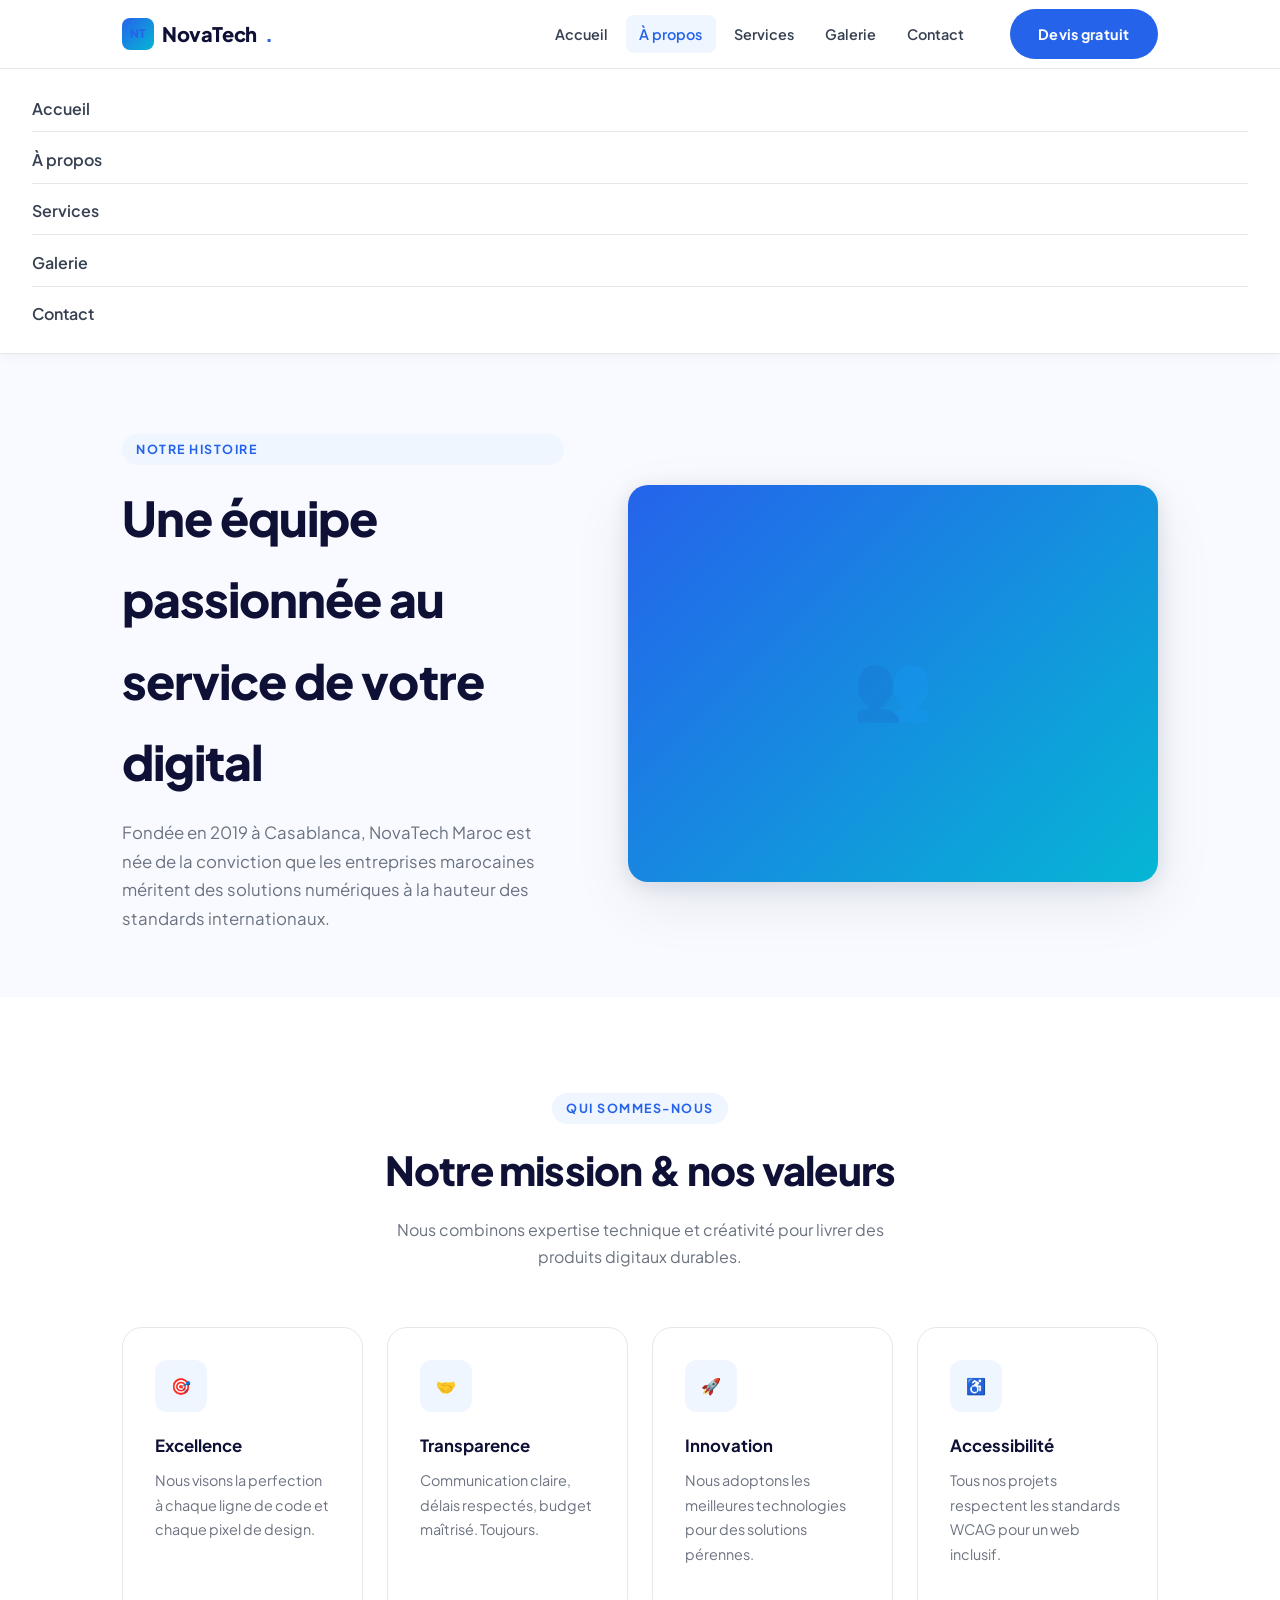
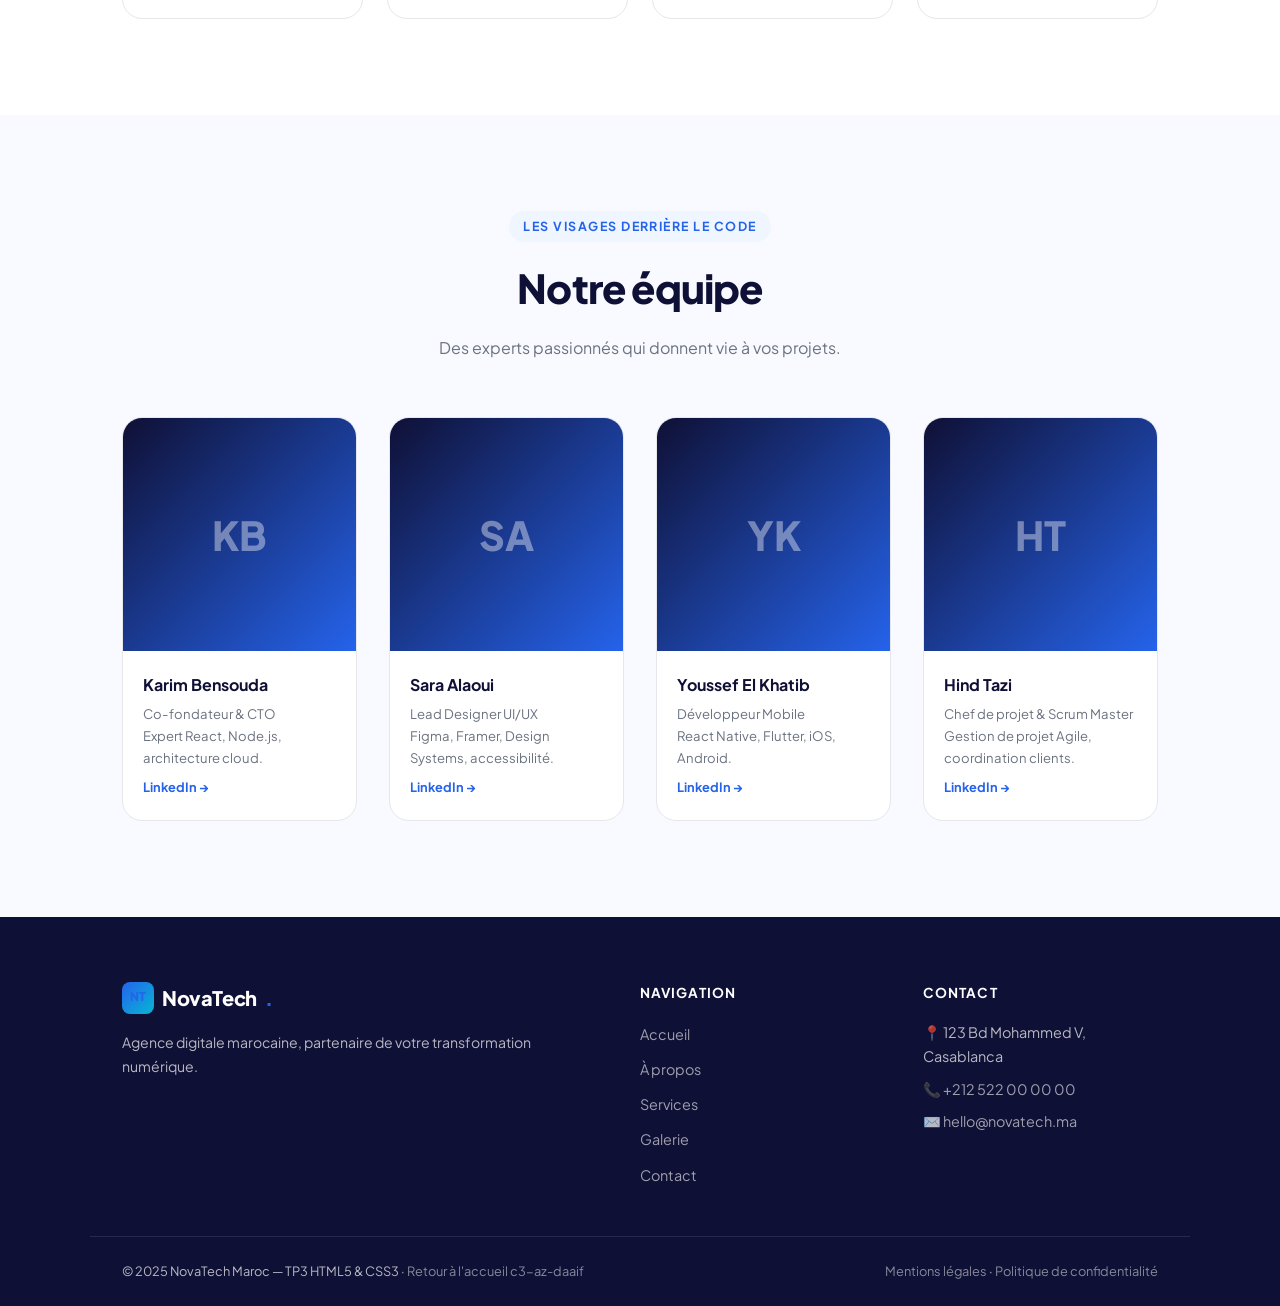
<file: about.html>
<!DOCTYPE html>
<html lang="fr">
<head>
  <meta charset="UTF-8">
  <meta name="viewport" content="width=device-width, initial-scale=1.0">
  <title>À propos – NovaTech Maroc</title>
  <meta name="description" content="Découvrez l'équipe NovaTech Maroc, notre mission et nos valeurs.">
  <meta property="og:title" content="À propos – NovaTech Maroc">
  <meta property="og:description" content="Découvrez l'équipe NovaTech Maroc, notre mission et nos valeurs.">
  <meta property="og:type" content="website">
  <link rel="preconnect" href="https://fonts.googleapis.com">
  <link rel="preconnect" href="https://fonts.gstatic.com" crossorigin>
  <link href="https://fonts.googleapis.com/css2?family=Plus+Jakarta+Sans:ital,wght@0,300;0,400;0,500;0,600;0,700;0,800;1,300&display=swap" rel="stylesheet">
  <link rel="stylesheet" href="style.css">
</head>
<body>

  <a href="#main" class="skip-link">Aller au contenu principal</a>

  <header class="site-header" role="banner">
    <div class="container nav-container">
      <a href="index.html" class="nav-logo" aria-label="NovaTech Maroc - Accueil">
        <span class="logo-mark" aria-hidden="true">NT</span>NovaTech<span>.</span>
      </a>
      <nav class="nav-links" aria-label="Navigation principale">
        <a href="index.html">Accueil</a>
        <a href="about.html" class="active" aria-current="page">À propos</a>
        <a href="services.html">Services</a>
        <a href="gallery.html">Galerie</a>
        <a href="contact.html">Contact</a>
      </nav>
      <a href="contact.html" class="btn btn-nav">Devis gratuit</a>
      <button class="nav-toggle" aria-label="Ouvrir/fermer le menu" aria-expanded="false" aria-controls="nav-mobile">
        <span></span><span></span><span></span>
      </button>
    </div>
    <nav id="nav-mobile" class="nav-mobile" aria-label="Menu mobile" hidden>
      <a href="index.html">Accueil</a>
      <a href="about.html">À propos</a>
      <a href="services.html">Services</a>
      <a href="gallery.html">Galerie</a>
      <a href="contact.html">Contact</a>
    </nav>
  </header>

  <main id="main">

    <!-- PAGE HERO -->
    <section class="page-hero" aria-labelledby="about-title">
      <div class="container page-hero-inner">
        <div>
          <span class="section-kicker">Notre histoire</span>
          <h1 id="about-title">Une équipe passionnée au service de votre digital</h1>
          <p>
            Fondée en 2019 à Casablanca, NovaTech Maroc est née de la conviction que les entreprises 
            marocaines méritent des solutions numériques à la hauteur des standards internationaux.
          </p>
        </div>
        <div class="page-hero-img" role="img" aria-label="L'équipe NovaTech réunie">
          👥
        </div>
      </div>
    </section>

    <!-- MISSION & VALEURS -->
    <section class="section" aria-labelledby="mission-title">
      <div class="container">
        <div class="section-head">
          <span class="section-kicker">Qui sommes-nous</span>
          <h2 id="mission-title">Notre mission &amp; nos valeurs</h2>
          <p>Nous combinons expertise technique et créativité pour livrer des produits digitaux durables.</p>
        </div>
        <div class="services-grid">
          <div class="service-card">
            <div class="service-icon" aria-hidden="true">🎯</div>
            <h3>Excellence</h3>
            <p>Nous visons la perfection à chaque ligne de code et chaque pixel de design.</p>
          </div>
          <div class="service-card">
            <div class="service-icon" aria-hidden="true">🤝</div>
            <h3>Transparence</h3>
            <p>Communication claire, délais respectés, budget maîtrisé. Toujours.</p>
          </div>
          <div class="service-card">
            <div class="service-icon" aria-hidden="true">🚀</div>
            <h3>Innovation</h3>
            <p>Nous adoptons les meilleures technologies pour des solutions pérennes.</p>
          </div>
          <div class="service-card">
            <div class="service-icon" aria-hidden="true">♿</div>
            <h3>Accessibilité</h3>
            <p>Tous nos projets respectent les standards WCAG pour un web inclusif.</p>
          </div>
        </div>
      </div>
    </section>

    <!-- ÉQUIPE -->
    <section class="section bg-light" aria-labelledby="team-title">
      <div class="container">
        <div class="section-head">
          <span class="section-kicker">Les visages derrière le code</span>
          <h2 id="team-title">Notre équipe</h2>
          <p>Des experts passionnés qui donnent vie à vos projets.</p>
        </div>
        <div class="team-grid">
          <article class="team-card">
            <figure>
              <div class="team-card-photo" role="img" aria-label="Photo de Karim Bensouda">KB</div>
              <figcaption>
                <h3>Karim Bensouda</h3>
                <p>Co-fondateur &amp; CTO</p>
                <p>Expert React, Node.js, architecture cloud.</p>
                <a href="https://linkedin.com" target="_blank" rel="noopener noreferrer" 
                   aria-label="Profil LinkedIn de Karim Bensouda (nouvel onglet)">LinkedIn →</a>
              </figcaption>
            </figure>
          </article>
          <article class="team-card">
            <figure>
              <div class="team-card-photo" role="img" aria-label="Photo de Sara Alaoui">SA</div>
              <figcaption>
                <h3>Sara Alaoui</h3>
                <p>Lead Designer UI/UX</p>
                <p>Figma, Framer, Design Systems, accessibilité.</p>
                <a href="https://linkedin.com" target="_blank" rel="noopener noreferrer"
                   aria-label="Profil LinkedIn de Sara Alaoui (nouvel onglet)">LinkedIn →</a>
              </figcaption>
            </figure>
          </article>
          <article class="team-card">
            <figure>
              <div class="team-card-photo" role="img" aria-label="Photo de Youssef El Khatib">YK</div>
              <figcaption>
                <h3>Youssef El Khatib</h3>
                <p>Développeur Mobile</p>
                <p>React Native, Flutter, iOS, Android.</p>
                <a href="https://linkedin.com" target="_blank" rel="noopener noreferrer"
                   aria-label="Profil LinkedIn de Youssef El Khatib (nouvel onglet)">LinkedIn →</a>
              </figcaption>
            </figure>
          </article>
          <article class="team-card">
            <figure>
              <div class="team-card-photo" role="img" aria-label="Photo de Hind Tazi">HT</div>
              <figcaption>
                <h3>Hind Tazi</h3>
                <p>Chef de projet &amp; Scrum Master</p>
                <p>Gestion de projet Agile, coordination clients.</p>
                <a href="https://linkedin.com" target="_blank" rel="noopener noreferrer"
                   aria-label="Profil LinkedIn de Hind Tazi (nouvel onglet)">LinkedIn →</a>
              </figcaption>
            </figure>
          </article>
        </div>
      </div>
    </section>

  </main>

  <footer class="site-footer" role="contentinfo">
    <div class="container footer-grid">
      <div class="footer-brand">
        <a href="index.html" class="nav-logo" aria-label="NovaTech Maroc">
          <span class="logo-mark" aria-hidden="true">NT</span>NovaTech<span>.</span>
        </a>
        <p>Agence digitale marocaine, partenaire de votre transformation numérique.</p>
      </div>
      <nav class="footer-nav" aria-label="Plan du site">
        <h3>Navigation</h3>
        <ul>
          <li><a href="index.html">Accueil</a></li>
          <li><a href="about.html">À propos</a></li>
          <li><a href="services.html">Services</a></li>
          <li><a href="gallery.html">Galerie</a></li>
          <li><a href="contact.html">Contact</a></li>
        </ul>
      </nav>
      <div class="footer-contact">
        <h3>Contact</h3>
        <p>📍 123 Bd Mohammed V, Casablanca</p>
        <p>📞 <a href="tel:+212522000000">+212 522 00 00 00</a></p>
        <p>✉️ <a href="mailto:hello@novatech.ma">hello@novatech.ma</a></p>
      </div>
    </div>
    <div class="footer-bottom">
      <p>&copy; 2025 NovaTech Maroc — TP3 HTML5 &amp; CSS3 · <a href="/">Retour à l'accueil c3-az-daaif</a></p>
      <p><a href="#">Mentions légales</a> · <a href="#">Politique de confidentialité</a></p>
    </div>
  </footer>

  <script>
    const toggle = document.querySelector('.nav-toggle');
    const mobileNav = document.getElementById('nav-mobile');
    toggle.addEventListener('click', () => {
      const expanded = toggle.getAttribute('aria-expanded') === 'true';
      toggle.setAttribute('aria-expanded', String(!expanded));
      mobileNav.hidden = expanded;
    });
  </script>
</body>
</html>
</file>
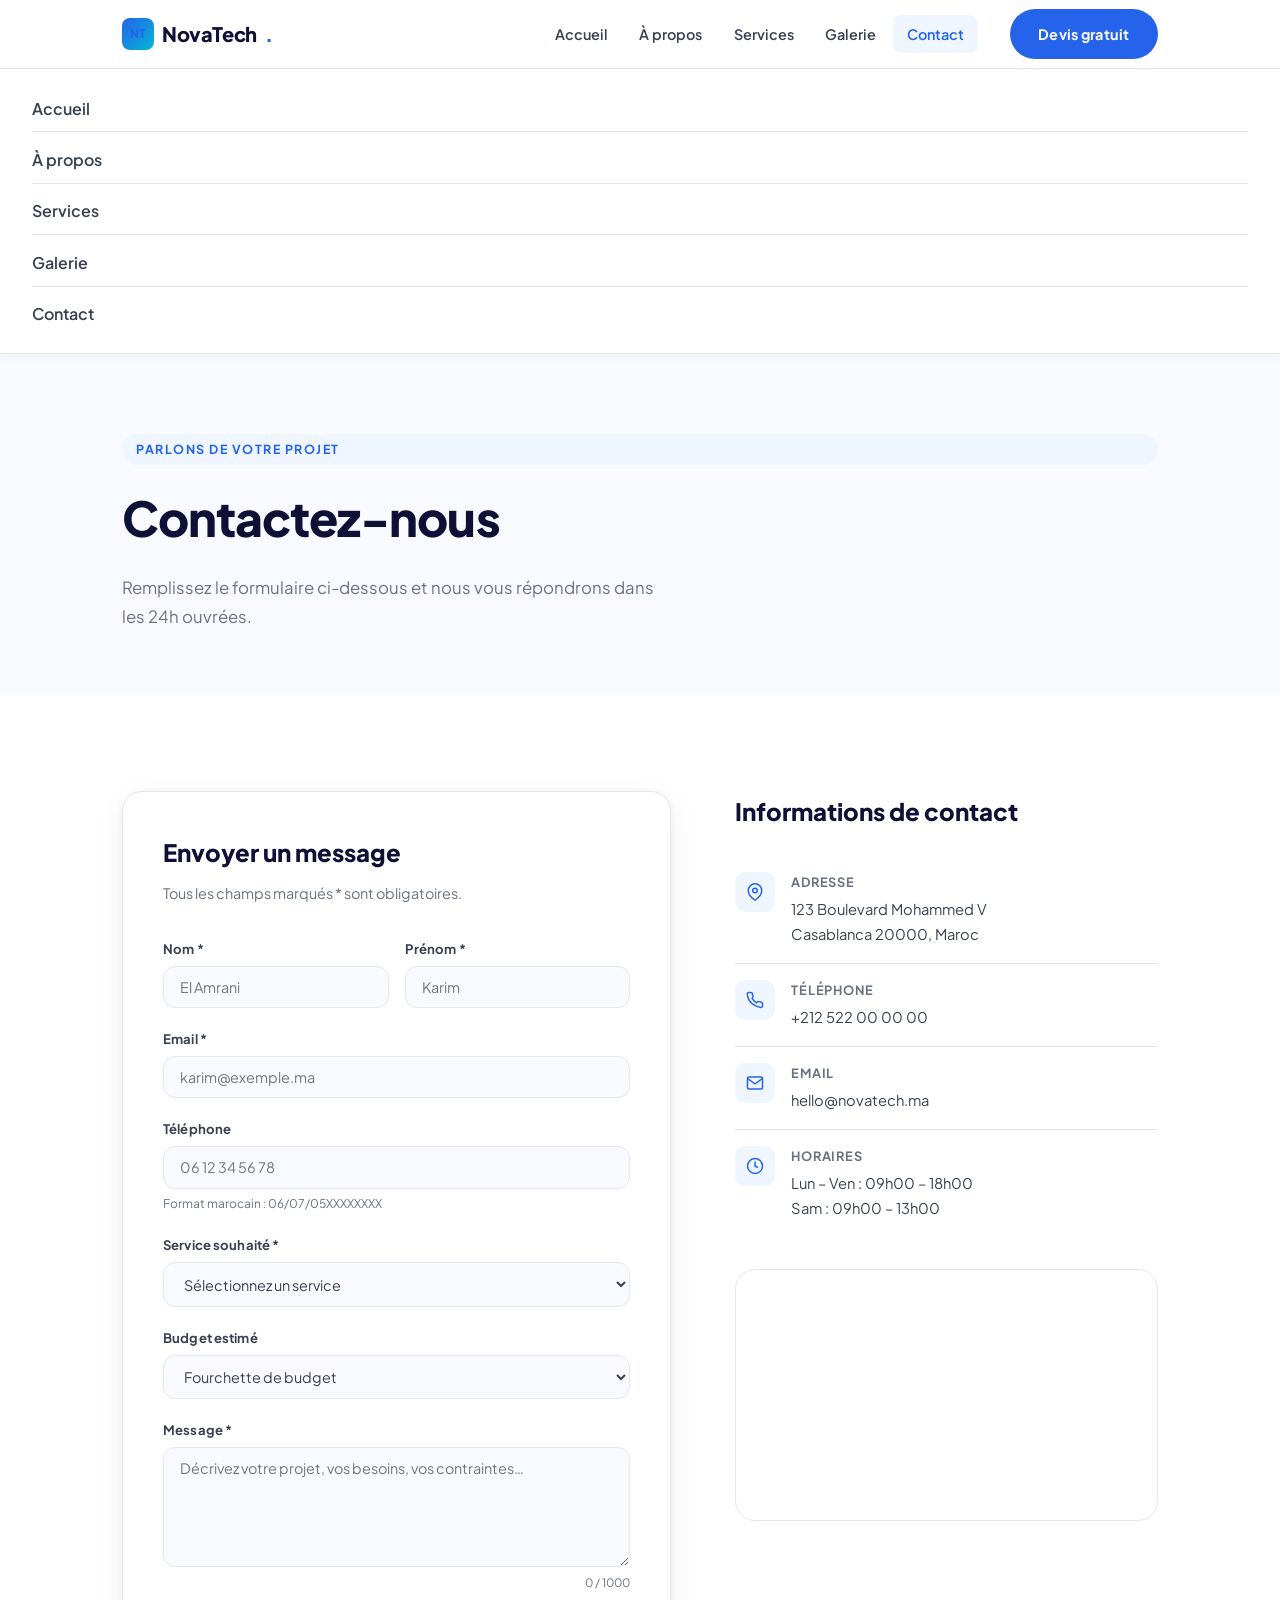
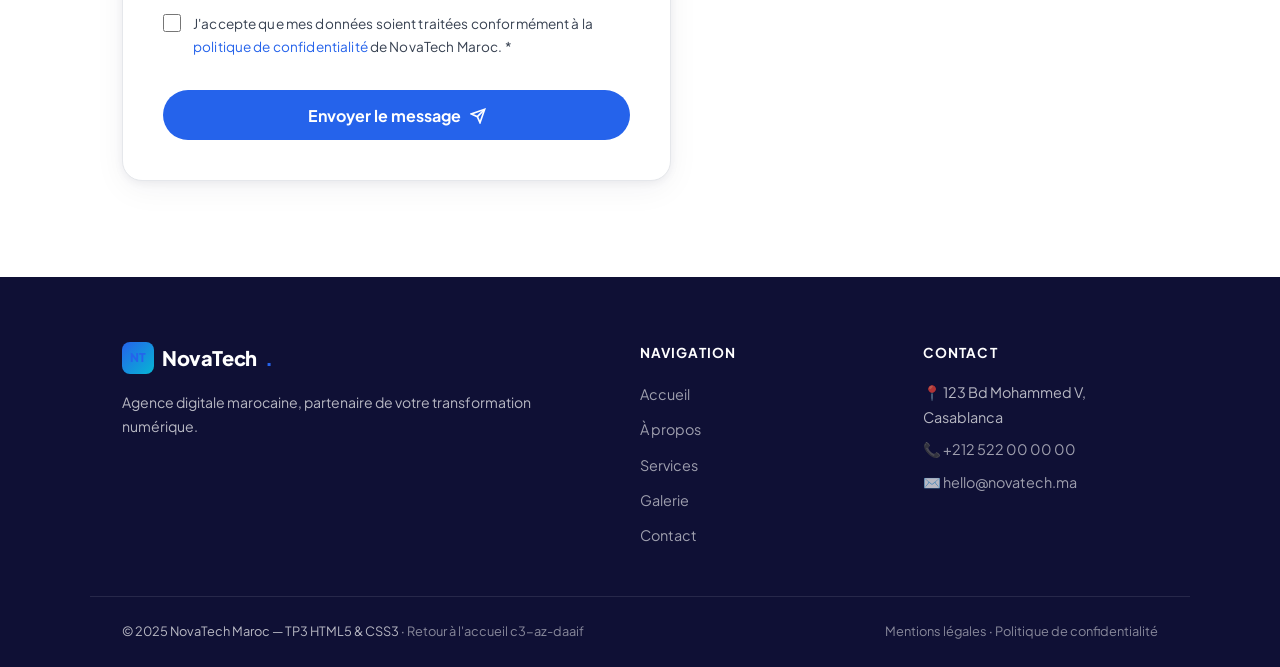
<file: contact.html>
<!DOCTYPE html>
<html lang="fr">
<head>
  <meta charset="UTF-8">
  <meta name="viewport" content="width=device-width, initial-scale=1.0">
  <title>Contact – NovaTech Maroc</title>
  <meta name="description" content="Contactez NovaTech Maroc pour obtenir votre devis gratuit et personnalisé.">
  <meta property="og:title" content="Contact – NovaTech Maroc">
  <meta property="og:description" content="Contactez-nous pour votre projet digital.">
  <meta property="og:type" content="website">
  <link rel="preconnect" href="https://fonts.googleapis.com">
  <link rel="preconnect" href="https://fonts.gstatic.com" crossorigin>
  <link href="https://fonts.googleapis.com/css2?family=Plus+Jakarta+Sans:ital,wght@0,300;0,400;0,500;0,600;0,700;0,800;1,300&display=swap" rel="stylesheet">
  <link rel="stylesheet" href="style.css">
</head>
<body>

  <a href="#main" class="skip-link">Aller au contenu principal</a>

  <header class="site-header" role="banner">
    <div class="container nav-container">
      <a href="index.html" class="nav-logo" aria-label="NovaTech Maroc - Accueil">
        <span class="logo-mark" aria-hidden="true">NT</span>NovaTech<span>.</span>
      </a>
      <nav class="nav-links" aria-label="Navigation principale">
        <a href="index.html">Accueil</a>
        <a href="about.html">À propos</a>
        <a href="services.html">Services</a>
        <a href="gallery.html">Galerie</a>
        <a href="contact.html" class="active" aria-current="page">Contact</a>
      </nav>
      <a href="contact.html" class="btn btn-nav">Devis gratuit</a>
      <button class="nav-toggle" aria-label="Ouvrir/fermer le menu" aria-expanded="false" aria-controls="nav-mobile">
        <span></span><span></span><span></span>
      </button>
    </div>
    <nav id="nav-mobile" class="nav-mobile" aria-label="Menu mobile" hidden>
      <a href="index.html">Accueil</a>
      <a href="about.html">À propos</a>
      <a href="services.html">Services</a>
      <a href="gallery.html">Galerie</a>
      <a href="contact.html">Contact</a>
    </nav>
  </header>

  <main id="main">

    <section class="page-hero" aria-labelledby="contact-title">
      <div class="container">
        <span class="section-kicker" style="display:block;margin-bottom:.75rem">Parlons de votre projet</span>
        <h1 id="contact-title">Contactez-nous</h1>
        <p style="color:var(--muted);max-width:540px;margin-top:.75rem">
          Remplissez le formulaire ci-dessous et nous vous répondrons dans les 24h ouvrées.
        </p>
      </div>
    </section>

    <section class="section" aria-labelledby="contact-form-title">
      <div class="container">
        <div class="contact-grid">

          <!-- FORMULAIRE -->
          <div class="contact-form-card">
            <h2 id="contact-form-title">Envoyer un message</h2>
            <p>Tous les champs marqués <span style="color:var(--error)">*</span> sont obligatoires.</p>

            <form class="contact-form" id="contact-form" novalidate aria-label="Formulaire de contact NovaTech">
              <div style="display:grid;grid-template-columns:1fr 1fr;gap:1rem">
                <div class="field">
                  <label for="c-nom">Nom <span style="color:var(--error)" aria-label="requis">*</span></label>
                  <input type="text" id="c-nom" name="nom"
                         placeholder="El Amrani" required
                         minlength="2" autocomplete="family-name"
                         aria-required="true">
                </div>
                <div class="field">
                  <label for="c-prenom">Prénom <span style="color:var(--error)" aria-label="requis">*</span></label>
                  <input type="text" id="c-prenom" name="prenom"
                         placeholder="Karim" required
                         minlength="2" autocomplete="given-name"
                         aria-required="true">
                </div>
              </div>

              <div class="field">
                <label for="c-email">Email <span style="color:var(--error)" aria-label="requis">*</span></label>
                <input type="email" id="c-email" name="email"
                       placeholder="karim@exemple.ma" required
                       autocomplete="email"
                       aria-required="true">
              </div>

              <div class="field">
                <label for="c-tel">Téléphone</label>
                <input type="tel" id="c-tel" name="telephone"
                       placeholder="06 12 34 56 78"
                       pattern="^(0[5-7][0-9]{8}|(\+212)[5-7][0-9]{8})$"
                       autocomplete="tel"
                       aria-describedby="c-tel-hint">
                <span style="font-size:.75rem;color:var(--muted)" id="c-tel-hint">Format marocain : 06/07/05XXXXXXXX</span>
              </div>

              <div class="field">
                <label for="c-service">Service souhaité <span style="color:var(--error)" aria-label="requis">*</span></label>
                <select id="c-service" name="service" required aria-required="true">
                  <option value="" disabled selected>Sélectionnez un service</option>
                  <option value="web">Développement Web</option>
                  <option value="mobile">Application Mobile</option>
                  <option value="cloud">Cloud &amp; DevOps</option>
                  <option value="seo">SEO &amp; Marketing Digital</option>
                  <option value="design">Design UI/UX</option>
                  <option value="cybersec">Cybersécurité</option>
                  <option value="autre">Autre</option>
                </select>
              </div>

              <div class="field">
                <label for="c-budget">Budget estimé</label>
                <select id="c-budget" name="budget">
                  <option value="" disabled selected>Fourchette de budget</option>
                  <option value="<10k">Moins de 10 000 MAD</option>
                  <option value="10-30k">10 000 – 30 000 MAD</option>
                  <option value="30-50k">30 000 – 50 000 MAD</option>
                  <option value="50k+">50 000 MAD et plus</option>
                  <option value="nsp">Je ne sais pas encore</option>
                </select>
              </div>

              <div class="field">
                <label for="c-message">Message <span style="color:var(--error)" aria-label="requis">*</span></label>
                <textarea id="c-message" name="message"
                          rows="5" required
                          minlength="20" maxlength="1000"
                          placeholder="Décrivez votre projet, vos besoins, vos contraintes…"
                          aria-required="true"
                          aria-describedby="c-msg-count"></textarea>
                <span style="text-align:right;font-size:.72rem;color:var(--muted)" 
                      id="c-msg-count" aria-live="polite">0 / 1000</span>
              </div>

              <div style="display:flex;align-items:flex-start;gap:.75rem;margin-bottom:1.5rem">
                <input type="checkbox" id="c-rgpd" name="rgpd" required aria-required="true"
                       style="width:18px;height:18px;flex-shrink:0;margin-top:2px;accent-color:var(--primary)">
                <label for="c-rgpd" style="font-size:.85rem;font-weight:400;cursor:pointer">
                  J'accepte que mes données soient traitées conformément à la 
                  <a href="#">politique de confidentialité</a> de NovaTech Maroc. <span style="color:var(--error)">*</span>
                </label>
              </div>

              <button type="submit">
                Envoyer le message
                <svg width="16" height="16" viewBox="0 0 24 24" fill="none" stroke="currentColor" stroke-width="2.5" style="vertical-align:-2px;margin-left:.4rem" aria-hidden="true">
                  <line x1="22" y1="2" x2="11" y2="13"/><polygon points="22 2 15 22 11 13 2 9 22 2"/>
                </svg>
              </button>

              <div id="form-success" role="alert" style="display:none;margin-top:1.25rem;background:#d1fae5;border:1.5px solid #6ee7b7;border-radius:10px;padding:1rem 1.25rem;color:#065f46;font-size:.9rem">
                ✓ <strong>Message envoyé !</strong> Nous vous répondrons dans les 24h ouvrées.
              </div>
            </form>
          </div>

          <!-- INFOS CONTACT -->
          <div>
            <div class="contact-info">
              <h2>Informations de contact</h2>

              <div class="contact-detail">
                <div class="contact-detail-icon" aria-hidden="true">
                  <svg width="18" height="18" viewBox="0 0 24 24" fill="none" stroke="currentColor" stroke-width="2">
                    <path d="M21 10c0 7-9 13-9 13s-9-6-9-13a9 9 0 0 1 18 0z"/><circle cx="12" cy="10" r="3"/>
                  </svg>
                </div>
                <div class="contact-detail-text">
                  <strong>Adresse</strong>
                  <p>123 Boulevard Mohammed V<br>Casablanca 20000, Maroc</p>
                </div>
              </div>

              <div class="contact-detail">
                <div class="contact-detail-icon" aria-hidden="true">
                  <svg width="18" height="18" viewBox="0 0 24 24" fill="none" stroke="currentColor" stroke-width="2">
                    <path d="M22 16.92v3a2 2 0 0 1-2.18 2 19.79 19.79 0 0 1-8.63-3.07A19.5 19.5 0 0 1 4.69 13a19.79 19.79 0 0 1-3.07-8.67A2 2 0 0 1 3.59 2h3a2 2 0 0 1 2 1.72c.127.96.361 1.903.7 2.81a2 2 0 0 1-.45 2.11L8.09 9.91a16 16 0 0 0 6 6l1.27-1.27a2 2 0 0 1 2.11-.45c.907.339 1.85.573 2.81.7A2 2 0 0 1 22 16.92z"/>
                  </svg>
                </div>
                <div class="contact-detail-text">
                  <strong>Téléphone</strong>
                  <p><a href="tel:+212522000000">+212 522 00 00 00</a></p>
                </div>
              </div>

              <div class="contact-detail">
                <div class="contact-detail-icon" aria-hidden="true">
                  <svg width="18" height="18" viewBox="0 0 24 24" fill="none" stroke="currentColor" stroke-width="2">
                    <path d="M4 4h16c1.1 0 2 .9 2 2v12c0 1.1-.9 2-2 2H4c-1.1 0-2-.9-2-2V6c0-1.1.9-2 2-2z"/><polyline points="22,6 12,13 2,6"/>
                  </svg>
                </div>
                <div class="contact-detail-text">
                  <strong>Email</strong>
                  <p><a href="mailto:hello@novatech.ma">hello@novatech.ma</a></p>
                </div>
              </div>

              <div class="contact-detail">
                <div class="contact-detail-icon" aria-hidden="true">
                  <svg width="18" height="18" viewBox="0 0 24 24" fill="none" stroke="currentColor" stroke-width="2">
                    <circle cx="12" cy="12" r="10"/><polyline points="12 6 12 12 16 14"/>
                  </svg>
                </div>
                <div class="contact-detail-text">
                  <strong>Horaires</strong>
                  <p>Lun – Ven : 09h00 – 18h00<br>Sam : 09h00 – 13h00</p>
                </div>
              </div>
            </div>

            <!-- Carte Google Maps -->
            <div class="map-wrap">
              <iframe
                src="https://www.google.com/maps/embed?pb=!1m18!1m12!1m3!1d3323.853!2d-7.6099!3d33.5928!2m3!1f0!2f0!3f0!3m2!1i1024!2i768!4f13.1!3m3!1m2!1s0xda7cd4778aa113b%3A0xb06c1d84f310fd3!2sBoulevard%20Mohammed%20V%2C%20Casablanca!5e0!3m2!1sfr!2sma!4v1700000000000!5m2!1sfr!2sma"
                width="100%" height="250"
                style="border:0;" allowfullscreen="" loading="lazy"
                title="Localisation NovaTech Maroc – 123 Boulevard Mohammed V, Casablanca"
                referrerpolicy="no-referrer-when-downgrade"
                aria-label="Carte Google Maps indiquant la localisation de NovaTech Maroc à Casablanca"
              ></iframe>
            </div>
          </div>

        </div>
      </div>
    </section>

  </main>

  <footer class="site-footer" role="contentinfo">
    <div class="container footer-grid">
      <div class="footer-brand">
        <a href="index.html" class="nav-logo" aria-label="NovaTech Maroc">
          <span class="logo-mark" aria-hidden="true">NT</span>NovaTech<span>.</span>
        </a>
        <p>Agence digitale marocaine, partenaire de votre transformation numérique.</p>
      </div>
      <nav class="footer-nav" aria-label="Plan du site">
        <h3>Navigation</h3>
        <ul>
          <li><a href="index.html">Accueil</a></li>
          <li><a href="about.html">À propos</a></li>
          <li><a href="services.html">Services</a></li>
          <li><a href="gallery.html">Galerie</a></li>
          <li><a href="contact.html">Contact</a></li>
        </ul>
      </nav>
      <div class="footer-contact">
        <h3>Contact</h3>
        <p>📍 123 Bd Mohammed V, Casablanca</p>
        <p>📞 <a href="tel:+212522000000">+212 522 00 00 00</a></p>
        <p>✉️ <a href="mailto:hello@novatech.ma">hello@novatech.ma</a></p>
      </div>
    </div>
    <div class="footer-bottom">
      <p>&copy; 2025 NovaTech Maroc — TP3 HTML5 &amp; CSS3 · <a href="/">Retour à l'accueil c3-az-daaif</a></p>
      <p><a href="#">Mentions légales</a> · <a href="#">Politique de confidentialité</a></p>
    </div>
  </footer>

  <script>
    const toggle = document.querySelector('.nav-toggle');
    const mobileNav = document.getElementById('nav-mobile');
    toggle.addEventListener('click', () => {
      const expanded = toggle.getAttribute('aria-expanded') === 'true';
      toggle.setAttribute('aria-expanded', String(!expanded));
      mobileNav.hidden = expanded;
    });

    // Compteur textarea
    const msg = document.getElementById('c-message');
    const msgCount = document.getElementById('c-msg-count');
    msg.addEventListener('input', () => {
      msgCount.textContent = `${msg.value.length} / 1000`;
    });

    // Submit
    const form = document.getElementById('contact-form');
    form.addEventListener('submit', e => {
      e.preventDefault();
      if (form.checkValidity()) {
        document.getElementById('form-success').style.display = 'block';
        form.reset();
        msgCount.textContent = '0 / 1000';
        document.getElementById('form-success').scrollIntoView({ behavior: 'smooth' });
      } else {
        form.reportValidity();
      }
    });
  </script>
</body>
</html>
</file>
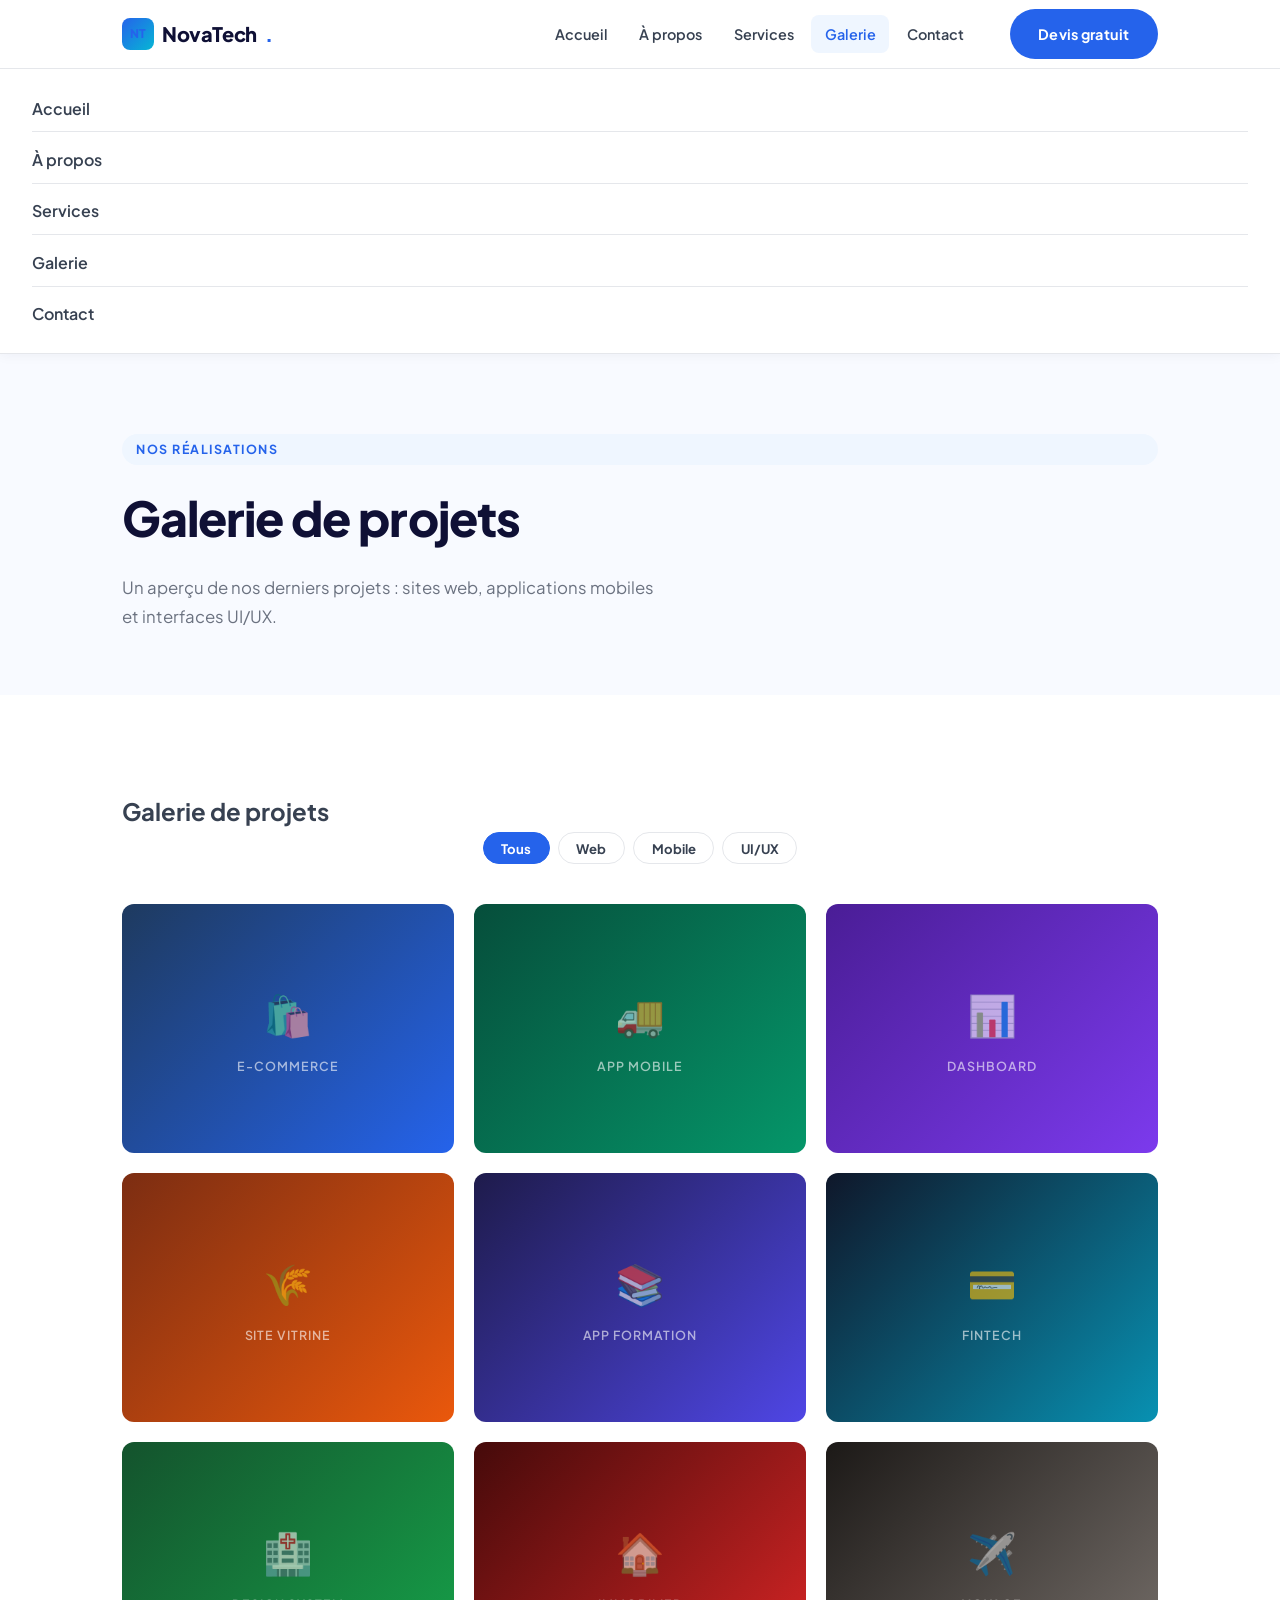
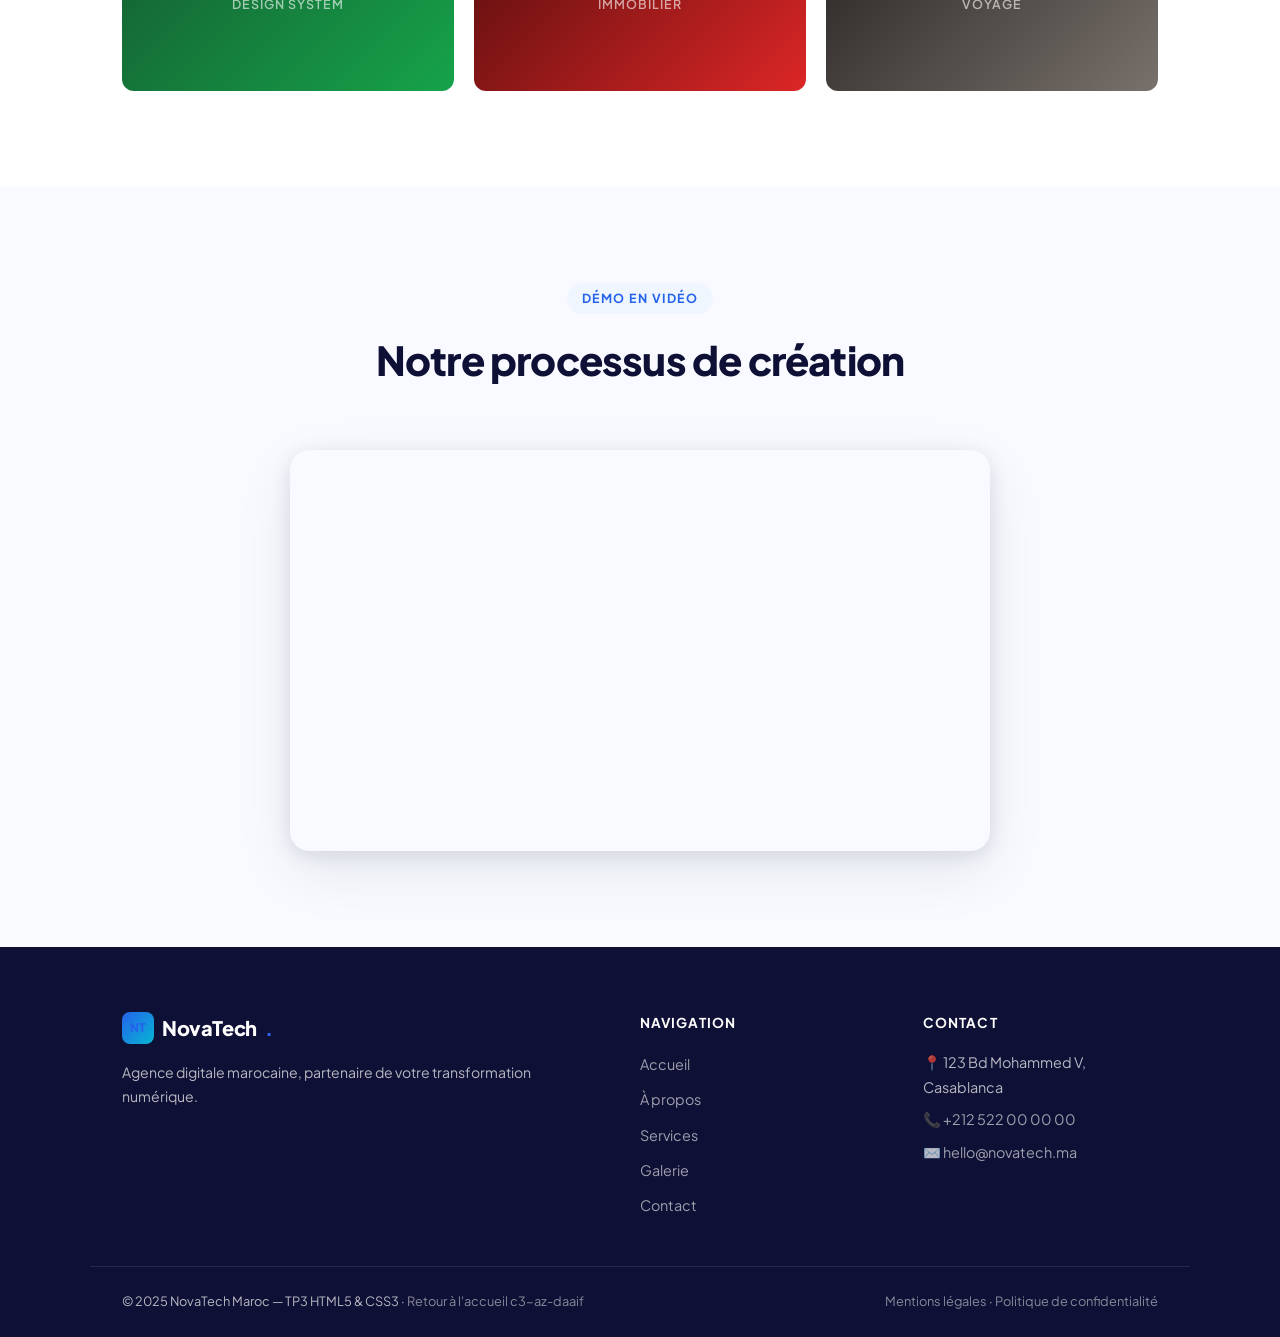
<file: gallery.html>
<!DOCTYPE html>
<html lang="fr">
<head>
  <meta charset="UTF-8">
  <meta name="viewport" content="width=device-width, initial-scale=1.0">
  <title>Galerie – NovaTech Maroc</title>
  <meta name="description" content="Découvrez nos réalisations : sites web, applications mobiles et interfaces digitales.">
  <meta property="og:title" content="Galerie – NovaTech Maroc">
  <meta property="og:description" content="Portfolio de réalisations de NovaTech Maroc.">
  <meta property="og:type" content="website">
  <link rel="preconnect" href="https://fonts.googleapis.com">
  <link rel="preconnect" href="https://fonts.gstatic.com" crossorigin>
  <link href="https://fonts.googleapis.com/css2?family=Plus+Jakarta+Sans:ital,wght@0,300;0,400;0,500;0,600;0,700;0,800;1,300&display=swap" rel="stylesheet">
  <link rel="stylesheet" href="style.css">
  <style>
    .gallery-placeholder {
      width: 100%; aspect-ratio: 4/3;
      display: flex; flex-direction: column;
      align-items: center; justify-content: center;
      gap: 0.5rem;
      font-size: 0.78rem; font-weight: 600;
      text-transform: uppercase; letter-spacing: 0.08em;
      color: rgba(255,255,255,0.6);
      transition: transform 0.4s ease;
      border-radius: 0;
    }
    .gallery-item:hover .gallery-placeholder { transform: scale(1.05); }
    .gallery-placeholder span { font-size: 2.5rem; }

    .g1  { background: linear-gradient(135deg, #1e3a5f, #2563eb); }
    .g2  { background: linear-gradient(135deg, #064e3b, #059669); }
    .g3  { background: linear-gradient(135deg, #4a1d96, #7c3aed); }
    .g4  { background: linear-gradient(135deg, #7c2d12, #ea580c); }
    .g5  { background: linear-gradient(135deg, #1e1b4b, #4f46e5); }
    .g6  { background: linear-gradient(135deg, #0f172a, #0891b2); }
    .g7  { background: linear-gradient(135deg, #14532d, #16a34a); }
    .g8  { background: linear-gradient(135deg, #450a0a, #dc2626); }
    .g9  { background: linear-gradient(135deg, #1c1917, #78716c); }

    .filter-bar {
      display: flex; gap: 0.5rem; flex-wrap: wrap; margin-bottom: 2.5rem; justify-content: center;
    }
    .filter-btn {
      background: var(--bg); border: 1.5px solid var(--border);
      border-radius: 100px; padding: 0.4rem 1.1rem;
      font-family: inherit; font-size: 0.82rem; font-weight: 700;
      color: var(--text); cursor: pointer;
      transition: all 0.2s;
    }
    .filter-btn.active,
    .filter-btn:hover {
      background: var(--primary); color: #fff; border-color: var(--primary);
    }
  </style>
</head>
<body>

  <a href="#main" class="skip-link">Aller au contenu principal</a>

  <header class="site-header" role="banner">
    <div class="container nav-container">
      <a href="index.html" class="nav-logo" aria-label="NovaTech Maroc - Accueil">
        <span class="logo-mark" aria-hidden="true">NT</span>NovaTech<span>.</span>
      </a>
      <nav class="nav-links" aria-label="Navigation principale">
        <a href="index.html">Accueil</a>
        <a href="about.html">À propos</a>
        <a href="services.html">Services</a>
        <a href="gallery.html" class="active" aria-current="page">Galerie</a>
        <a href="contact.html">Contact</a>
      </nav>
      <a href="contact.html" class="btn btn-nav">Devis gratuit</a>
      <button class="nav-toggle" aria-label="Ouvrir/fermer le menu" aria-expanded="false" aria-controls="nav-mobile">
        <span></span><span></span><span></span>
      </button>
    </div>
    <nav id="nav-mobile" class="nav-mobile" aria-label="Menu mobile" hidden>
      <a href="index.html">Accueil</a>
      <a href="about.html">À propos</a>
      <a href="services.html">Services</a>
      <a href="gallery.html">Galerie</a>
      <a href="contact.html">Contact</a>
    </nav>
  </header>

  <main id="main">

    <section class="page-hero" aria-labelledby="gallery-title">
      <div class="container">
        <span class="section-kicker" style="display:block;margin-bottom:.75rem">Nos réalisations</span>
        <h1 id="gallery-title">Galerie de projets</h1>
        <p style="color:var(--muted);max-width:540px;margin-top:.75rem">
          Un aperçu de nos derniers projets : sites web, applications mobiles et interfaces UI/UX.
        </p>
      </div>
    </section>

    <section class="section" aria-labelledby="gallery-section-title">
      <div class="container">
        <h2 id="gallery-section-title" class="sr-only">Galerie de projets</h2>

        <!-- Filtres -->
        <div class="filter-bar" role="group" aria-label="Filtrer les projets">
          <button class="filter-btn active" data-filter="all">Tous</button>
          <button class="filter-btn" data-filter="web">Web</button>
          <button class="filter-btn" data-filter="mobile">Mobile</button>
          <button class="filter-btn" data-filter="ui">UI/UX</button>
        </div>

        <!-- Galerie -->
        <div class="gallery-grid" id="gallery-grid" aria-label="Galerie de projets">

          <div class="gallery-item" data-cat="web">
            <picture>
              <source media="(min-width: 600px)" srcset="images/proj1-lg.jpg" type="image/jpeg">
              <img 
                src="images/proj1-sm.jpg" 
                alt="Site e-commerce Boutique Chérifienne – interface produits responsive"
                loading="lazy"
                width="400" height="300"
                onerror="this.style.display='none';this.nextElementSibling.style.display='flex'"
              >
            </picture>
            <div class="gallery-placeholder g1" style="display:none">
              <span>🛍️</span>
              E-commerce
            </div>
            <div class="gallery-caption">Boutique Chérifienne – E-commerce</div>
          </div>

          <div class="gallery-item" data-cat="mobile">
            <picture>
              <source media="(min-width: 600px)" srcset="images/proj2-lg.jpg" type="image/jpeg">
              <img 
                src="images/proj2-sm.jpg" 
                alt="Application mobile LogiMaroc – tableau de bord de livraisons"
                loading="lazy"
                width="400" height="300"
                onerror="this.style.display='none';this.nextElementSibling.style.display='flex'"
              >
            </picture>
            <div class="gallery-placeholder g2" style="display:none">
              <span>🚚</span>
              App Mobile
            </div>
            <div class="gallery-caption">LogiMaroc – Application de livraison</div>
          </div>

          <div class="gallery-item" data-cat="ui">
            <picture>
              <source media="(min-width: 600px)" srcset="images/proj3-lg.jpg" type="image/jpeg">
              <img 
                src="images/proj3-sm.jpg" 
                alt="Interface dashboard analytics pour Riad Prestige"
                loading="lazy"
                width="400" height="300"
                onerror="this.style.display='none';this.nextElementSibling.style.display='flex'"
              >
            </picture>
            <div class="gallery-placeholder g3" style="display:none">
              <span>📊</span>
              Dashboard
            </div>
            <div class="gallery-caption">Riad Prestige – Dashboard Analytics</div>
          </div>

          <div class="gallery-item" data-cat="web">
            <picture>
              <source media="(min-width: 600px)" srcset="images/proj4-lg.jpg" type="image/jpeg">
              <img 
                src="images/proj4-sm.jpg" 
                alt="Site vitrine AgriMaroc – page d'accueil"
                loading="lazy"
                width="400" height="300"
                onerror="this.style.display='none';this.nextElementSibling.style.display='flex'"
              >
            </picture>
            <div class="gallery-placeholder g4" style="display:none">
              <span>🌾</span>
              Site Vitrine
            </div>
            <div class="gallery-caption">AgriMaroc – Site vitrine</div>
          </div>

          <div class="gallery-item" data-cat="mobile">
            <picture>
              <source media="(min-width: 600px)" srcset="images/proj5-lg.jpg" type="image/jpeg">
              <img 
                src="images/proj5-sm.jpg" 
                alt="Application RH EduLearn – liste des collaborateurs"
                loading="lazy"
                width="400" height="300"
                onerror="this.style.display='none';this.nextElementSibling.style.display='flex'"
              >
            </picture>
            <div class="gallery-placeholder g5" style="display:none">
              <span>📚</span>
              App Formation
            </div>
            <div class="gallery-caption">EduLearn – Application de formation</div>
          </div>

          <div class="gallery-item" data-cat="web">
            <picture>
              <source media="(min-width: 600px)" srcset="images/proj6-lg.jpg" type="image/jpeg">
              <img 
                src="images/proj6-sm.jpg" 
                alt="Plateforme SaaS FinTech Maroc – interface de paiement"
                loading="lazy"
                width="400" height="300"
                onerror="this.style.display='none';this.nextElementSibling.style.display='flex'"
              >
            </picture>
            <div class="gallery-placeholder g6" style="display:none">
              <span>💳</span>
              FinTech
            </div>
            <div class="gallery-caption">FinTech Maroc – Plateforme de paiement</div>
          </div>

          <div class="gallery-item" data-cat="ui">
            <picture>
              <source media="(min-width: 600px)" srcset="images/proj7-lg.jpg" type="image/jpeg">
              <img 
                src="images/proj7-sm.jpg" 
                alt="Design system HealthCare+ – composants UI"
                loading="lazy"
                width="400" height="300"
                onerror="this.style.display='none';this.nextElementSibling.style.display='flex'"
              >
            </picture>
            <div class="gallery-placeholder g7" style="display:none">
              <span>🏥</span>
              Design System
            </div>
            <div class="gallery-caption">HealthCare+ – Design System</div>
          </div>

          <div class="gallery-item" data-cat="web">
            <picture>
              <source media="(min-width: 600px)" srcset="images/proj8-lg.jpg" type="image/jpeg">
              <img 
                src="images/proj8-sm.jpg" 
                alt="Blog immobilier Casa Immo – article de blog"
                loading="lazy"
                width="400" height="300"
                onerror="this.style.display='none';this.nextElementSibling.style.display='flex'"
              >
            </picture>
            <div class="gallery-placeholder g8" style="display:none">
              <span>🏠</span>
              Immobilier
            </div>
            <div class="gallery-caption">Casa Immo – Portail immobilier</div>
          </div>

          <div class="gallery-item" data-cat="ui">
            <picture>
              <source media="(min-width: 600px)" srcset="images/proj9-lg.jpg" type="image/jpeg">
              <img 
                src="images/proj9-sm.jpg" 
                alt="Application de réservation TravelMa – interface de recherche"
                loading="lazy"
                width="400" height="300"
                onerror="this.style.display='none';this.nextElementSibling.style.display='flex'"
              >
            </picture>
            <div class="gallery-placeholder g9" style="display:none">
              <span>✈️</span>
              Voyage
            </div>
            <div class="gallery-caption">TravelMa – Réservation en ligne</div>
          </div>

        </div>
      </div>
    </section>

    <!-- Intégration iframe YouTube/vidéo -->
    <section class="section bg-light" aria-labelledby="demo-title">
      <div class="container">
        <div class="section-head">
          <span class="section-kicker">Démo en vidéo</span>
          <h2 id="demo-title">Notre processus de création</h2>
        </div>
        <div style="max-width:700px;margin:0 auto;border-radius:var(--radius-lg);overflow:hidden;box-shadow:var(--shadow-lg)">
          <iframe
            width="100%"
            height="394"
            src="https://www.youtube.com/embed/dQw4w9WgXcQ"
            title="NovaTech Maroc – Présentation du processus de création"
            frameborder="0"
            allow="accelerometer; autoplay; clipboard-write; encrypted-media; gyroscope; picture-in-picture"
            allowfullscreen
            loading="lazy"
            aria-label="Vidéo de présentation de NovaTech Maroc sur YouTube"
          ></iframe>
        </div>
      </div>
    </section>

  </main>

  <footer class="site-footer" role="contentinfo">
    <div class="container footer-grid">
      <div class="footer-brand">
        <a href="index.html" class="nav-logo" aria-label="NovaTech Maroc">
          <span class="logo-mark" aria-hidden="true">NT</span>NovaTech<span>.</span>
        </a>
        <p>Agence digitale marocaine, partenaire de votre transformation numérique.</p>
      </div>
      <nav class="footer-nav" aria-label="Plan du site">
        <h3>Navigation</h3>
        <ul>
          <li><a href="index.html">Accueil</a></li>
          <li><a href="about.html">À propos</a></li>
          <li><a href="services.html">Services</a></li>
          <li><a href="gallery.html">Galerie</a></li>
          <li><a href="contact.html">Contact</a></li>
        </ul>
      </nav>
      <div class="footer-contact">
        <h3>Contact</h3>
        <p>📍 123 Bd Mohammed V, Casablanca</p>
        <p>📞 <a href="tel:+212522000000">+212 522 00 00 00</a></p>
        <p>✉️ <a href="mailto:hello@novatech.ma">hello@novatech.ma</a></p>
      </div>
    </div>
    <div class="footer-bottom">
      <p>&copy; 2025 NovaTech Maroc — TP3 HTML5 &amp; CSS3 · <a href="/">Retour à l'accueil c3-az-daaif</a></p>
      <p><a href="#">Mentions légales</a> · <a href="#">Politique de confidentialité</a></p>
    </div>
  </footer>

  <script>
    // Burger menu
    const toggle = document.querySelector('.nav-toggle');
    const mobileNav = document.getElementById('nav-mobile');
    toggle.addEventListener('click', () => {
      const expanded = toggle.getAttribute('aria-expanded') === 'true';
      toggle.setAttribute('aria-expanded', String(!expanded));
      mobileNav.hidden = expanded;
    });

    // Show placeholders for all images with broken sources
    document.querySelectorAll('.gallery-item img').forEach(img => {
      img.addEventListener('error', function() {
        this.style.display = 'none';
        const placeholder = this.parentElement.nextElementSibling;
        if (placeholder && placeholder.classList.contains('gallery-placeholder')) {
          placeholder.style.display = 'flex';
        }
      });
      // Trigger error if image not loaded (for placeholder images)
      if (!img.src.includes('http')) {
        img.dispatchEvent(new Event('error'));
      }
    });

    // Gallery filter
    const filterBtns = document.querySelectorAll('.filter-btn');
    const items = document.querySelectorAll('.gallery-item');
    filterBtns.forEach(btn => {
      btn.addEventListener('click', () => {
        filterBtns.forEach(b => b.classList.remove('active'));
        btn.classList.add('active');
        const filter = btn.dataset.filter;
        items.forEach(item => {
          item.style.display = (filter === 'all' || item.dataset.cat === filter) ? '' : 'none';
        });
      });
    });

    // Force show placeholders on page load
    document.querySelectorAll('.gallery-item img').forEach(img => {
      img.dispatchEvent(new Event('error'));
    });
  </script>

</body>
</html>
</file>
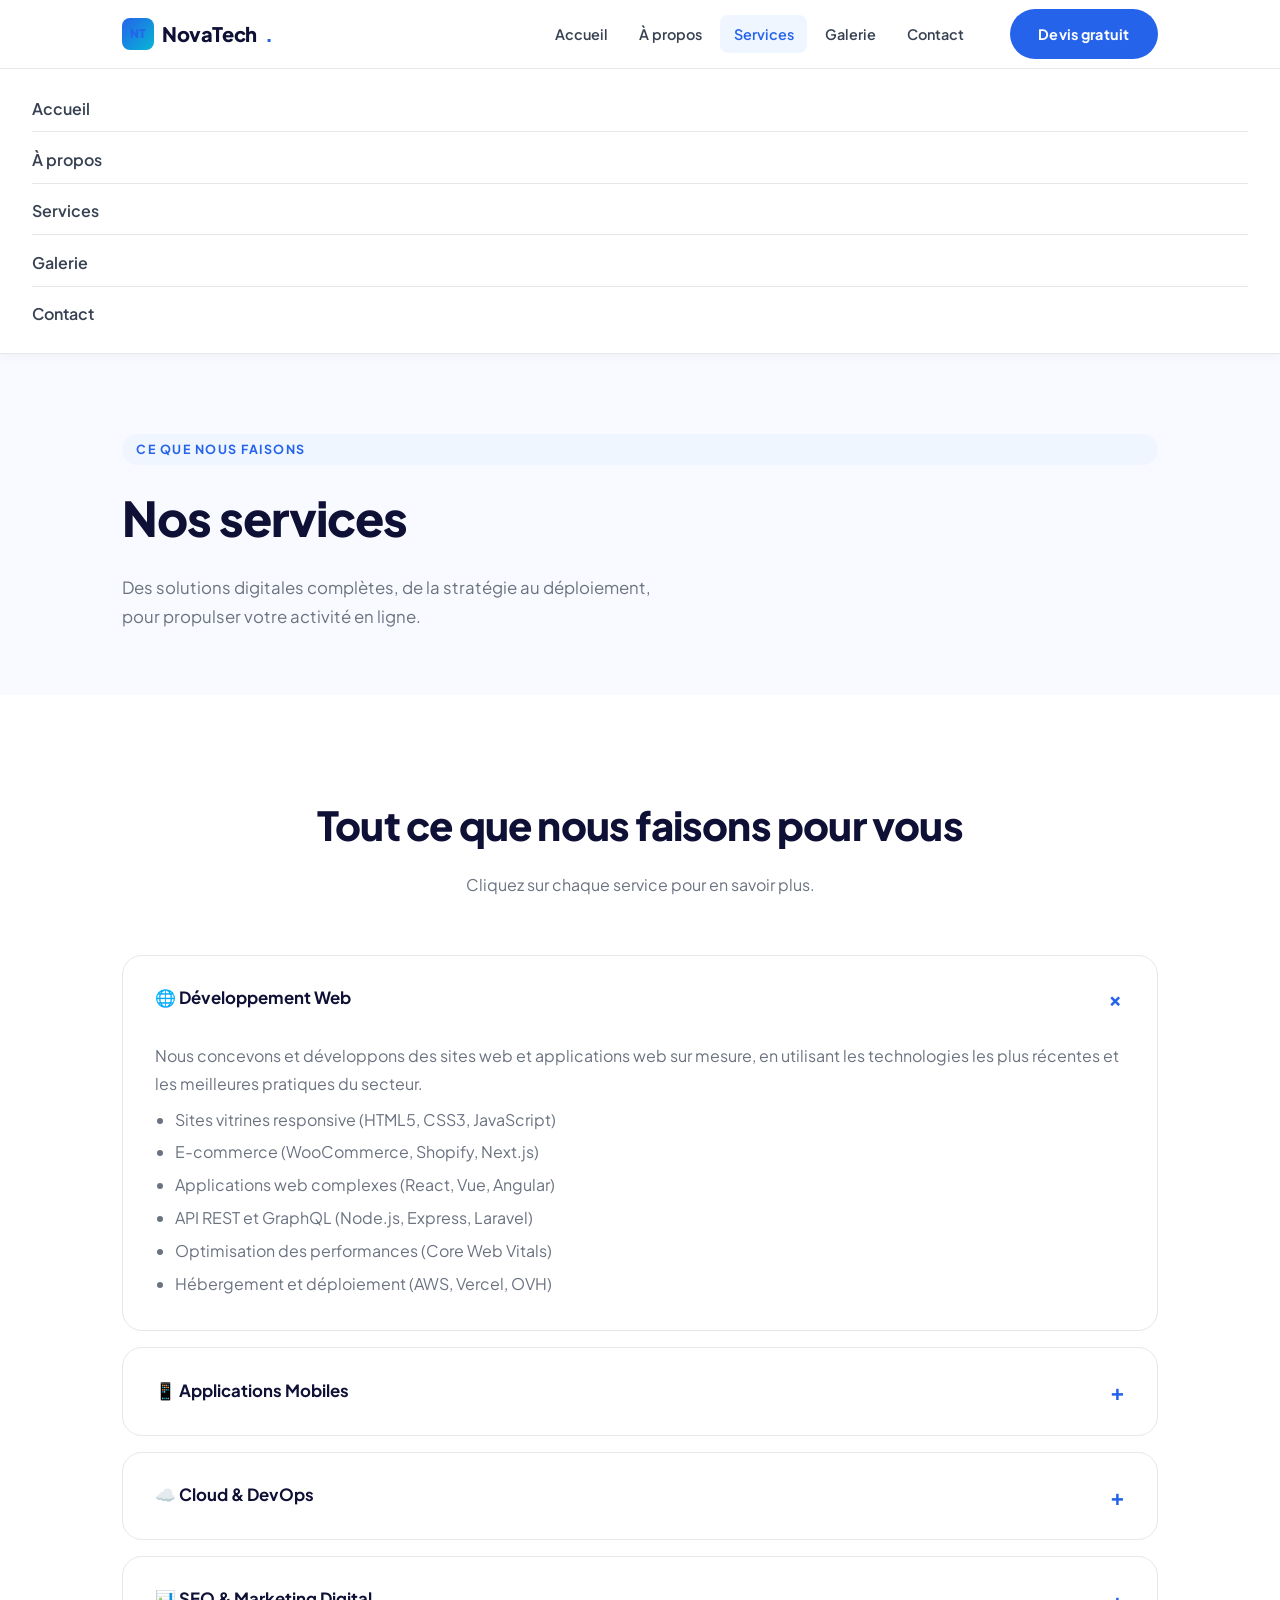
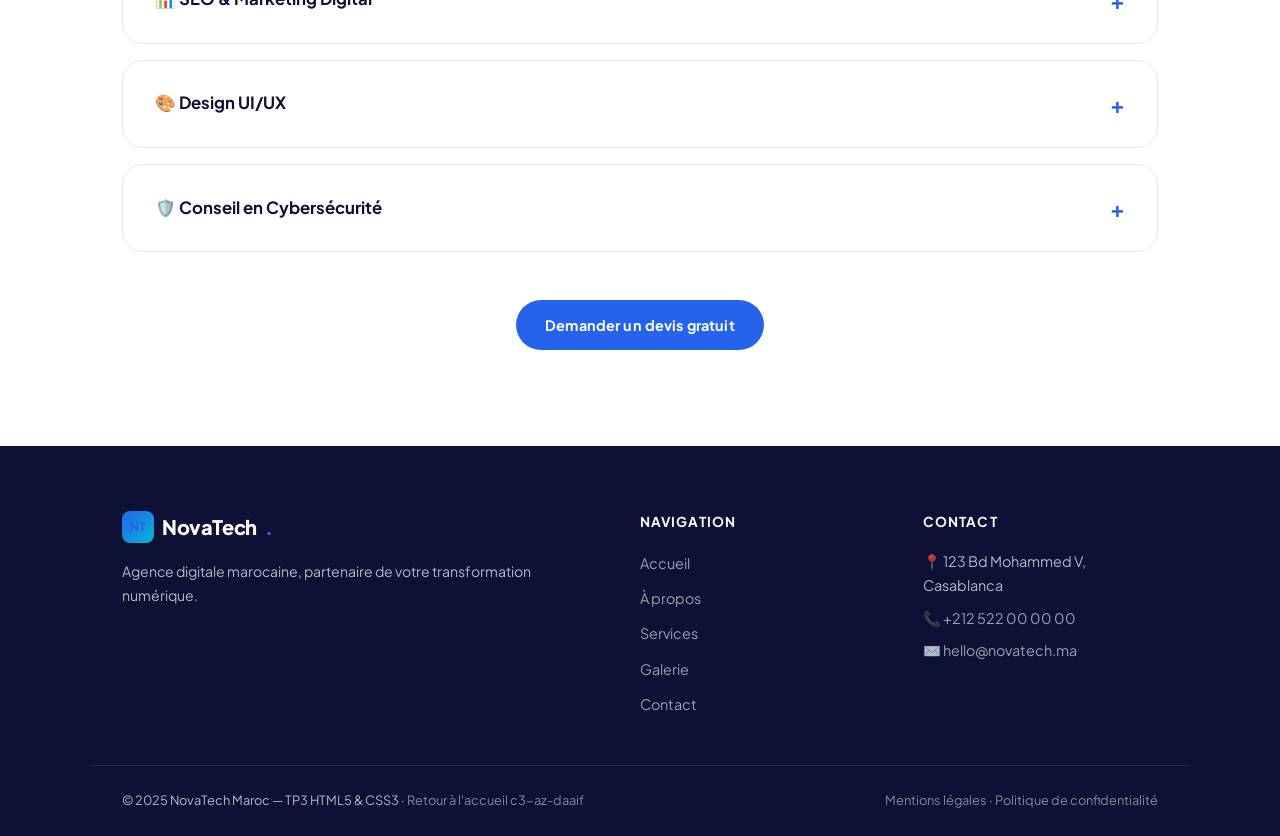
<file: services.html>
<!DOCTYPE html>
<html lang="fr">
<head>
  <meta charset="UTF-8">
  <meta name="viewport" content="width=device-width, initial-scale=1.0">
  <title>Services – NovaTech Maroc</title>
  <meta name="description" content="Découvrez tous les services de NovaTech Maroc : développement web, mobile, conseil, SEO et plus.">
  <meta property="og:title" content="Services – NovaTech Maroc">
  <meta property="og:description" content="Solutions web, mobile, cloud et marketing digital.">
  <meta property="og:type" content="website">
  <link rel="preconnect" href="https://fonts.googleapis.com">
  <link rel="preconnect" href="https://fonts.gstatic.com" crossorigin>
  <link href="https://fonts.googleapis.com/css2?family=Plus+Jakarta+Sans:ital,wght@0,300;0,400;0,500;0,600;0,700;0,800;1,300&display=swap" rel="stylesheet">
  <link rel="stylesheet" href="style.css">
</head>
<body>

  <a href="#main" class="skip-link">Aller au contenu principal</a>

  <header class="site-header" role="banner">
    <div class="container nav-container">
      <a href="index.html" class="nav-logo" aria-label="NovaTech Maroc - Accueil">
        <span class="logo-mark" aria-hidden="true">NT</span>NovaTech<span>.</span>
      </a>
      <nav class="nav-links" aria-label="Navigation principale">
        <a href="index.html">Accueil</a>
        <a href="about.html">À propos</a>
        <a href="services.html" class="active" aria-current="page">Services</a>
        <a href="gallery.html">Galerie</a>
        <a href="contact.html">Contact</a>
      </nav>
      <a href="contact.html" class="btn btn-nav">Devis gratuit</a>
      <button class="nav-toggle" aria-label="Ouvrir/fermer le menu" aria-expanded="false" aria-controls="nav-mobile">
        <span></span><span></span><span></span>
      </button>
    </div>
    <nav id="nav-mobile" class="nav-mobile" aria-label="Menu mobile" hidden>
      <a href="index.html">Accueil</a>
      <a href="about.html">À propos</a>
      <a href="services.html">Services</a>
      <a href="gallery.html">Galerie</a>
      <a href="contact.html">Contact</a>
    </nav>
  </header>

  <main id="main">

    <section class="page-hero" aria-labelledby="services-title">
      <div class="container">
        <span class="section-kicker" style="display:block;margin-bottom:.75rem">Ce que nous faisons</span>
        <h1 id="services-title">Nos services</h1>
        <p style="color:var(--muted);max-width:540px;margin-top:.75rem">
          Des solutions digitales complètes, de la stratégie au déploiement, pour propulser votre activité en ligne.
        </p>
      </div>
    </section>

    <section class="section" aria-labelledby="services-detail-title">
      <div class="container">
        <div class="section-head">
          <h2 id="services-detail-title">Tout ce que nous faisons pour vous</h2>
          <p>Cliquez sur chaque service pour en savoir plus.</p>
        </div>

        <div class="services-details">

          <details class="service-detail" open>
            <summary>🌐 Développement Web</summary>
            <div class="service-detail-body">
              <p>
                Nous concevons et développons des sites web et applications web sur mesure, 
                en utilisant les technologies les plus récentes et les meilleures pratiques du secteur.
              </p>
              <ul>
                <li>Sites vitrines responsive (HTML5, CSS3, JavaScript)</li>
                <li>E-commerce (WooCommerce, Shopify, Next.js)</li>
                <li>Applications web complexes (React, Vue, Angular)</li>
                <li>API REST et GraphQL (Node.js, Express, Laravel)</li>
                <li>Optimisation des performances (Core Web Vitals)</li>
                <li>Hébergement et déploiement (AWS, Vercel, OVH)</li>
              </ul>
            </div>
          </details>

          <details class="service-detail">
            <summary>📱 Applications Mobiles</summary>
            <div class="service-detail-body">
              <p>
                Applications mobiles natives ou cross-platform, conçues pour offrir une expérience 
                utilisateur fluide et performante sur iOS et Android.
              </p>
              <ul>
                <li>React Native pour applications cross-platform</li>
                <li>Flutter pour une performance native</li>
                <li>Intégration API et services tiers</li>
                <li>Publication App Store &amp; Google Play</li>
                <li>Maintenance et mises à jour continues</li>
              </ul>
            </div>
          </details>

          <details class="service-detail">
            <summary>☁️ Cloud &amp; DevOps</summary>
            <div class="service-detail-body">
              <p>
                Nous accompagnons les entreprises dans leur migration vers le cloud et la mise en place 
                de pipelines CI/CD modernes pour accélérer les cycles de livraison.
              </p>
              <ul>
                <li>Architecture cloud (AWS, Azure, GCP)</li>
                <li>Containerisation avec Docker et Kubernetes</li>
                <li>CI/CD pipelines (GitHub Actions, GitLab CI)</li>
                <li>Monitoring et observabilité</li>
                <li>Sécurité et conformité RGPD</li>
              </ul>
            </div>
          </details>

          <details class="service-detail">
            <summary>📊 SEO &amp; Marketing Digital</summary>
            <div class="service-detail-body">
              <p>
                Augmentez votre visibilité en ligne et attirez des clients qualifiés grâce 
                à nos stratégies de référencement et de marketing digital sur mesure.
              </p>
              <ul>
                <li>Audit SEO technique et sémantique</li>
                <li>Stratégie de contenu et netlinking</li>
                <li>Google Ads et Meta Ads</li>
                <li>Analyse de données et reporting (GA4, Looker Studio)</li>
                <li>Email marketing et automation</li>
              </ul>
            </div>
          </details>

          <details class="service-detail">
            <summary>🎨 Design UI/UX</summary>
            <div class="service-detail-body">
              <p>
                Nous créons des interfaces digitales esthétiques et fonctionnelles, centrées sur 
                l'expérience utilisateur et les standards d'accessibilité web.
              </p>
              <ul>
                <li>Research UX et personas</li>
                <li>Wireframing et prototypage (Figma)</li>
                <li>Design system et composants réutilisables</li>
                <li>Tests utilisateurs et itérations</li>
                <li>Conformité WCAG 2.1 AA</li>
              </ul>
            </div>
          </details>

          <details class="service-detail">
            <summary>🛡️ Conseil en Cybersécurité</summary>
            <div class="service-detail-body">
              <p>
                Protégez votre présence digitale et vos données avec nos audits de sécurité 
                et nos recommandations adaptées à votre contexte.
              </p>
              <ul>
                <li>Audit de sécurité des applications web</li>
                <li>Tests de pénétration (penetration testing)</li>
                <li>Mise en conformité RGPD</li>
                <li>Formation sensibilisation équipes</li>
                <li>Plan de réponse aux incidents</li>
              </ul>
            </div>
          </details>

        </div>

        <div style="text-align:center;margin-top:3rem">
          <a href="contact.html" class="btn btn-primary">Demander un devis gratuit</a>
        </div>
      </div>
    </section>

  </main>

  <footer class="site-footer" role="contentinfo">
    <div class="container footer-grid">
      <div class="footer-brand">
        <a href="index.html" class="nav-logo" aria-label="NovaTech Maroc">
          <span class="logo-mark" aria-hidden="true">NT</span>NovaTech<span>.</span>
        </a>
        <p>Agence digitale marocaine, partenaire de votre transformation numérique.</p>
      </div>
      <nav class="footer-nav" aria-label="Plan du site">
        <h3>Navigation</h3>
        <ul>
          <li><a href="index.html">Accueil</a></li>
          <li><a href="about.html">À propos</a></li>
          <li><a href="services.html">Services</a></li>
          <li><a href="gallery.html">Galerie</a></li>
          <li><a href="contact.html">Contact</a></li>
        </ul>
      </nav>
      <div class="footer-contact">
        <h3>Contact</h3>
        <p>📍 123 Bd Mohammed V, Casablanca</p>
        <p>📞 <a href="tel:+212522000000">+212 522 00 00 00</a></p>
        <p>✉️ <a href="mailto:hello@novatech.ma">hello@novatech.ma</a></p>
      </div>
    </div>
    <div class="footer-bottom">
      <p>&copy; 2025 NovaTech Maroc — TP3 HTML5 &amp; CSS3 · <a href="/">Retour à l'accueil c3-az-daaif</a></p>
      <p><a href="#">Mentions légales</a> · <a href="#">Politique de confidentialité</a></p>
    </div>
  </footer>

  <script>
    const toggle = document.querySelector('.nav-toggle');
    const mobileNav = document.getElementById('nav-mobile');
    toggle.addEventListener('click', () => {
      const expanded = toggle.getAttribute('aria-expanded') === 'true';
      toggle.setAttribute('aria-expanded', String(!expanded));
      mobileNav.hidden = expanded;
    });
  </script>
</body>
</html>
</file>
<file: style.css>
*, *::before, *::after { box-sizing: border-box; margin: 0; padding: 0; }

:root {
  --bg: #ffffff;
  --bg2: #f8faff;
  --ink: #0f1035;
  --ink2: #1e2060;
  --primary: #2563eb;
  --primary-light: #eff6ff;
  --primary-dark: #1d4ed8;
  --accent: #06b6d4;
  --text: #374151;
  --muted: #6b7280;
  --border: #e5e7eb;
  --radius: 12px;
  --radius-lg: 20px;
  --shadow: 0 2px 8px rgba(15,16,53,0.06), 0 8px 32px rgba(15,16,53,0.05);
  --shadow-lg: 0 4px 20px rgba(15,16,53,0.1), 0 20px 60px rgba(15,16,53,0.08);
  --transition: 0.25s ease;
  --max: 1100px;
}

html { scroll-behavior: smooth; }

body {
  font-family: 'Plus Jakarta Sans', sans-serif;
  font-size: 1rem; line-height: 1.7;
  color: var(--text); background: var(--bg);
  overflow-x: hidden;
}

/* ── SKIP LINK ── */
.skip-link {
  position: absolute; top: -50px; left: 1rem;
  background: var(--ink); color: #fff;
  padding: 0.5rem 1rem; border-radius: 4px;
  text-decoration: none; font-size: 0.85rem;
  z-index: 9999; transition: top 0.2s;
}
.skip-link:focus { top: 1rem; }

img { max-width: 100%; height: auto; display: block; }
a { color: var(--primary); text-decoration: none; }
a:hover { text-decoration: underline; }

/* ── CONTAINER ── */
.container { max-width: var(--max); margin: 0 auto; padding: 0 2rem; }

/* ════════════════ HEADER / NAV ════════════════ */
.site-header {
  position: sticky; top: 0; z-index: 100;
  background: rgba(255,255,255,0.95);
  backdrop-filter: blur(12px);
  border-bottom: 1px solid var(--border);
  box-shadow: 0 1px 12px rgba(15,16,53,0.05);
}

.nav-container {
  display: flex; align-items: center;
  height: 68px; gap: 2rem;
}

.nav-logo {
  font-weight: 800; font-size: 1.25rem;
  color: var(--ink); letter-spacing: -0.02em;
  display: flex; align-items: center; gap: 0.5rem;
  text-decoration: none;
}
.nav-logo span { color: var(--primary); }
.logo-mark {
  background: linear-gradient(135deg, var(--primary), var(--accent));
  color: #fff;
  width: 32px; height: 32px; border-radius: 8px;
  display: flex; align-items: center; justify-content: center;
  font-size: 0.75rem; font-weight: 800; flex-shrink: 0;
}

.nav-links {
  display: flex; align-items: center; gap: 0.25rem;
  margin-left: auto;
}
.nav-links a {
  color: var(--text); font-size: 0.9rem; font-weight: 600;
  padding: 0.45rem 0.85rem; border-radius: 8px;
  text-decoration: none;
  transition: background var(--transition), color var(--transition);
}
.nav-links a:hover { background: var(--primary-light); color: var(--primary); }
.nav-links a.active { color: var(--primary); background: var(--primary-light); }

.btn-nav {
  background: var(--primary); color: #fff;
  padding: 0.55rem 1.25rem; border-radius: 100px;
  font-size: 0.85rem; font-weight: 700;
  text-decoration: none; white-space: nowrap;
  transition: background var(--transition), transform var(--transition);
}
.btn-nav:hover { background: var(--primary-dark); transform: translateY(-1px); text-decoration: none; }

.nav-toggle {
  display: none; background: none; border: none;
  flex-direction: column; gap: 5px; cursor: pointer;
  padding: 0.5rem;
}
.nav-toggle span {
  display: block; width: 22px; height: 2px;
  background: var(--ink); border-radius: 2px;
  transition: transform 0.25s;
}

.nav-mobile {
  background: var(--bg); border-top: 1px solid var(--border);
  padding: 1rem 2rem; display: flex; flex-direction: column; gap: 0.25rem;
}
.nav-mobile a {
  color: var(--text); font-weight: 600; padding: 0.6rem 0;
  border-bottom: 1px solid var(--border); text-decoration: none;
}
.nav-mobile a:last-child { border-bottom: none; }

@media (max-width: 768px) {
  .nav-links, .btn-nav { display: none; }
  .nav-toggle { display: flex; margin-left: auto; }
}

/* ════════════════ BUTTONS ════════════════ */
.btn {
  display: inline-block; padding: 0.8rem 1.8rem;
  border-radius: 100px; font-weight: 700; font-size: 0.9rem;
  letter-spacing: 0.01em; text-decoration: none;
  transition: transform var(--transition), box-shadow var(--transition), background var(--transition);
  cursor: pointer; border: none; font-family: inherit;
}
.btn:hover { transform: translateY(-2px); text-decoration: none; }

.btn-primary {
  background: var(--primary); color: #fff;
}
.btn-primary:hover { background: var(--primary-dark); box-shadow: 0 8px 24px rgba(37,99,235,0.3); }

.btn-ghost {
  background: transparent; color: var(--ink);
  border: 2px solid var(--border);
}
.btn-ghost:hover { background: var(--bg2); border-color: var(--primary); color: var(--primary); }

.btn-white {
  background: #fff; color: var(--primary);
}
.btn-white:hover { background: var(--primary-light); box-shadow: 0 8px 24px rgba(0,0,0,0.15); }

.btn-outline {
  background: transparent; color: var(--primary);
  border: 2px solid var(--primary);
}
.btn-outline:hover { background: var(--primary); color: #fff; }

/* ════════════════ SECTION BASE ════════════════ */
.section { padding: 6rem 0; }
.bg-light { background: var(--bg2); }

.section-head {
  text-align: center; margin-bottom: 3.5rem;
}
.section-kicker {
  display: inline-block; font-size: 0.78rem;
  letter-spacing: 0.12em; text-transform: uppercase;
  font-weight: 700; color: var(--primary);
  background: var(--primary-light);
  padding: 0.3rem 0.9rem; border-radius: 100px;
  margin-bottom: 0.75rem;
}
.section-head h2 {
  font-size: clamp(1.8rem, 3.5vw, 2.5rem);
  font-weight: 800; color: var(--ink);
  letter-spacing: -0.02em; margin-bottom: 0.75rem;
}
.section-head p { color: var(--muted); max-width: 540px; margin: 0 auto; }

/* ════════════════ HERO ════════════════ */
.hero {
  position: relative; overflow: hidden;
  background: var(--ink); color: #fff;
  padding: 8rem 0 7rem;
  min-height: 80vh;
  display: flex; align-items: center;
}
.hero-bg {
  position: absolute; inset: 0;
  pointer-events: none;
}
.hero-grid {
  position: absolute; inset: 0;
  background-image:
    linear-gradient(rgba(255,255,255,0.03) 1px, transparent 1px),
    linear-gradient(90deg, rgba(255,255,255,0.03) 1px, transparent 1px);
  background-size: 60px 60px;
}
.hero-blob {
  position: absolute; border-radius: 50%;
  filter: blur(100px);
}
.b1 { width: 500px; height: 500px; top: -100px; left: -100px;
  background: color-mix(in srgb, var(--primary) 25%, transparent); }
.b2 { width: 400px; height: 400px; bottom: -100px; right: -80px;
  background: color-mix(in srgb, var(--accent) 20%, transparent); }
.b3 { width: 300px; height: 300px; top: 30%; left: 40%;
  background: color-mix(in srgb, #7c3aed 15%, transparent); }

.hero-content {
  position: relative; z-index: 1; text-align: center;
}
.hero-badge {
  display: inline-block;
  background: rgba(255,255,255,0.1);
  border: 1px solid rgba(255,255,255,0.2);
  backdrop-filter: blur(8px);
  padding: 0.4rem 1.1rem; border-radius: 100px;
  font-size: 0.82rem; font-weight: 600;
  letter-spacing: 0.04em;
  margin-bottom: 1.75rem;
}
.hero h1 {
  font-size: clamp(2.5rem, 6vw, 4.5rem);
  font-weight: 800; line-height: 1.05;
  letter-spacing: -0.03em; margin-bottom: 1.5rem;
}
.highlight {
  background: linear-gradient(90deg, var(--primary) 0%, var(--accent) 100%);
  -webkit-background-clip: text; -webkit-text-fill-color: transparent;
  background-clip: text;
  font-style: normal;
}
.hero-sub {
  max-width: 580px; margin: 0 auto 2.5rem;
  font-size: 1.1rem; color: rgba(255,255,255,0.7);
  line-height: 1.75;
}
.hero-actions { display: flex; gap: 1rem; justify-content: center; flex-wrap: wrap; }

.hero-stats {
  display: flex; align-items: center; justify-content: center;
  gap: 2rem; margin-top: 4rem;
  padding-top: 2.5rem;
  border-top: 1px solid rgba(255,255,255,0.1);
  flex-wrap: wrap;
}
.stat { text-align: center; }
.stat strong { display: block; font-size: 2rem; font-weight: 800; line-height: 1; }
.stat span { font-size: 0.82rem; color: rgba(255,255,255,0.55); letter-spacing: 0.04em; }
.stat-sep { width: 1px; height: 40px; background: rgba(255,255,255,0.15); }

/* ════════════════ SERVICES GRID ════════════════ */
.services-grid {
  display: grid; grid-template-columns: repeat(auto-fit, minmax(240px, 1fr)); gap: 1.5rem;
}
.service-card {
  background: var(--bg); border: 1px solid var(--border);
  border-radius: var(--radius-lg); padding: 2rem;
  transition: transform var(--transition), box-shadow var(--transition), border-color var(--transition);
}
.service-card:hover {
  transform: translateY(-4px);
  box-shadow: var(--shadow-lg);
  border-color: var(--primary);
}
.service-icon {
  width: 52px; height: 52px; border-radius: 12px;
  background: var(--primary-light);
  display: flex; align-items: center; justify-content: center;
  margin-bottom: 1.25rem; color: var(--primary);
}
.service-card h3 { font-size: 1.05rem; font-weight: 700; color: var(--ink); margin-bottom: 0.5rem; }
.service-card p { color: var(--muted); font-size: 0.9rem; margin-bottom: 1.25rem; }
.service-link { font-size: 0.88rem; font-weight: 700; color: var(--primary); }
.service-link:hover { text-decoration: underline; }

/* ════════════════ VIDEO SECTION ════════════════ */
.section-video { background: var(--ink); color: #fff; }
.video-container {
  display: grid; grid-template-columns: 1fr 1.2fr; gap: 4rem; align-items: center;
}
@media (max-width: 768px) { .video-container { grid-template-columns: 1fr; } }
.video-text .section-kicker { background: rgba(255,255,255,0.1); color: rgba(255,255,255,0.7); }
.video-text h2 { font-size: clamp(1.8rem, 3vw, 2.5rem); font-weight: 800; color: #fff; margin-bottom: 1rem; letter-spacing: -0.02em; }
.video-text p { color: rgba(255,255,255,0.6); margin-bottom: 1.75rem; }
.video-wrap {
  border-radius: var(--radius-lg); overflow: hidden;
  box-shadow: 0 30px 80px rgba(0,0,0,0.4);
  aspect-ratio: 16/9;
}
.video-wrap video { width: 100%; height: 100%; object-fit: cover; }

/* ════════════════ TABLES ════════════════ */
.table-wrap { overflow-x: auto; border-radius: var(--radius-lg); border: 1px solid var(--border); }
table { width: 100%; border-collapse: collapse; font-size: 0.9rem; white-space: nowrap; }
thead { background: var(--ink); color: #fff; }
thead th {
  padding: 1rem 1.5rem; text-align: center;
  font-size: 0.8rem; letter-spacing: 0.06em; text-transform: uppercase; font-weight: 700;
}
thead th:first-child { text-align: left; }
tbody tr { border-bottom: 1px solid var(--border); transition: background 0.15s; }
tbody tr:last-child { border-bottom: none; }
tbody tr:hover { background: var(--primary-light); }
tbody th { padding: 1rem 1.5rem; text-align: left; font-weight: 700; color: var(--ink); }
tbody td { padding: 1rem 1.5rem; text-align: center; color: var(--text); }
tfoot td { padding: 0.75rem 1.5rem; font-size: 0.8rem; color: var(--muted); background: var(--bg2); border-top: 1px solid var(--border); }

/* ════════════════ TESTIMONIALS ════════════════ */
.testimonials-grid { display: grid; grid-template-columns: repeat(auto-fit, minmax(280px, 1fr)); gap: 1.5rem; }
.testimonial {
  background: var(--bg2); border: 1px solid var(--border);
  border-radius: var(--radius-lg); padding: 2rem;
  border-left: 4px solid var(--primary);
  display: flex; flex-direction: column; gap: 1.5rem;
}
.testimonial p { color: var(--text); font-style: italic; line-height: 1.75; }
.testimonial footer cite { font-style: normal; display: flex; flex-direction: column; gap: 0.1rem; }
.testimonial footer strong { color: var(--ink); font-size: 0.9rem; }
.testimonial footer span { color: var(--muted); font-size: 0.8rem; }

/* ════════════════ CTA SECTION ════════════════ */
.section-cta {
  background: linear-gradient(135deg, var(--primary) 0%, #1d4ed8 100%);
  color: #fff; padding: 5rem 0;
}
.cta-inner { text-align: center; }
.cta-inner h2 { font-size: clamp(1.8rem, 3.5vw, 2.5rem); font-weight: 800; margin-bottom: 0.75rem; letter-spacing: -0.02em; }
.cta-inner p { color: rgba(255,255,255,0.7); margin-bottom: 2rem; font-size: 1.05rem; }

/* ════════════════ FOOTER ════════════════ */
.site-footer { background: var(--ink); color: rgba(255,255,255,0.7); padding: 4rem 0 0; }
.footer-grid {
  display: grid; grid-template-columns: 2fr 1fr 1fr; gap: 3rem;
  padding-bottom: 3rem;
}
@media (max-width: 768px) { .footer-grid { grid-template-columns: 1fr; gap: 2rem; } }
.footer-brand .nav-logo { color: #fff; margin-bottom: 1rem; }
.footer-brand p { font-size: 0.88rem; line-height: 1.7; }
.footer-nav h3, .footer-contact h3 { color: #fff; font-size: 0.85rem; text-transform: uppercase; letter-spacing: 0.08em; margin-bottom: 1rem; }
.footer-nav ul { list-style: none; display: flex; flex-direction: column; gap: 0.5rem; }
.footer-nav a { color: rgba(255,255,255,0.6); font-size: 0.9rem; text-decoration: none; transition: color 0.2s; }
.footer-nav a:hover { color: #fff; }
.footer-contact p { font-size: 0.9rem; margin-bottom: 0.5rem; }
.footer-contact a { color: rgba(255,255,255,0.6); text-decoration: none; transition: color 0.2s; }
.footer-contact a:hover { color: #fff; }
.footer-bottom {
  border-top: 1px solid rgba(255,255,255,0.1);
  padding: 1.5rem 2rem;
  display: flex; justify-content: space-between; flex-wrap: wrap; gap: 0.5rem;
  font-size: 0.8rem; max-width: var(--max); margin: 0 auto;
}
.footer-bottom a { color: rgba(255,255,255,0.5); text-decoration: none; }
.footer-bottom a:hover { color: #fff; }

/* ════════════════ ABOUT PAGE ════════════════ */
.page-hero { background: var(--bg2); padding: 5rem 0 4rem; }
.page-hero-inner { display: grid; grid-template-columns: 1fr 1.2fr; gap: 4rem; align-items: center; }
@media (max-width: 768px) { .page-hero-inner { grid-template-columns: 1fr; } }
.page-hero .section-kicker { display: block; margin-bottom: 0.75rem; }
.page-hero h1 { font-size: clamp(2rem, 4vw, 3rem); font-weight: 800; color: var(--ink); letter-spacing: -0.02em; margin-bottom: 1rem; }
.page-hero p { color: var(--muted); font-size: 1.05rem; }
.page-hero-img { border-radius: var(--radius-lg); overflow: hidden; box-shadow: var(--shadow-lg); background: linear-gradient(135deg, var(--primary), var(--accent)); aspect-ratio: 4/3; display: flex; align-items: center; justify-content: center; color: rgba(255,255,255,0.4); font-size: 4rem; }

.team-grid { display: grid; grid-template-columns: repeat(auto-fit, minmax(220px, 1fr)); gap: 2rem; }
.team-card { background: var(--bg); border: 1px solid var(--border); border-radius: var(--radius-lg); overflow: hidden; transition: transform var(--transition), box-shadow var(--transition); }
.team-card:hover { transform: translateY(-4px); box-shadow: var(--shadow-lg); }
.team-card figure { display: flex; flex-direction: column; }
.team-card-photo { aspect-ratio: 1/1; background: linear-gradient(135deg, var(--ink), var(--primary)); display: flex; align-items: center; justify-content: center; font-size: 2.5rem; font-weight: 800; color: rgba(255,255,255,0.4); }
.team-card figcaption { padding: 1.25rem; }
.team-card figcaption h3 { font-size: 1rem; font-weight: 700; color: var(--ink); margin-bottom: 0.25rem; }
.team-card figcaption p { font-size: 0.82rem; color: var(--muted); }
.team-card figcaption a { display: inline-block; margin-top: 0.5rem; font-size: 0.8rem; font-weight: 700; }

/* ════════════════ SERVICES PAGE ════════════════ */
.services-details { display: flex; flex-direction: column; gap: 1rem; }
.service-detail {
  background: var(--bg); border: 1px solid var(--border);
  border-radius: var(--radius-lg); overflow: hidden;
  transition: border-color var(--transition);
}
.service-detail:hover { border-color: var(--primary); }
.service-detail summary {
  padding: 1.5rem 2rem; cursor: pointer;
  display: flex; align-items: center; justify-content: space-between;
  font-weight: 700; color: var(--ink); font-size: 1.05rem;
  list-style: none; user-select: none;
}
.service-detail summary::-webkit-details-marker { display: none; }
.service-detail summary::after {
  content: '+'; font-size: 1.4rem; color: var(--primary); transition: transform 0.2s;
}
.service-detail[open] summary::after { transform: rotate(45deg); }
.service-detail-body { padding: 0 2rem 1.75rem; color: var(--muted); line-height: 1.75; }
.service-detail-body ul { margin-left: 1.25rem; margin-top: 0.5rem; }
.service-detail-body li { margin-bottom: 0.3rem; }

/* ════════════════ GALLERY PAGE ════════════════ */
.gallery-grid { display: grid; grid-template-columns: repeat(auto-fill, minmax(280px, 1fr)); gap: 1.25rem; }
.gallery-item { border-radius: var(--radius); overflow: hidden; position: relative; }
.gallery-item img {
  width: 100%; aspect-ratio: 4/3; object-fit: cover;
  transition: transform 0.4s ease;
  background: var(--bg2);
}
.gallery-item:hover img { transform: scale(1.05); }
.gallery-caption {
  position: absolute; bottom: 0; left: 0; right: 0;
  background: linear-gradient(transparent, rgba(0,0,0,0.7));
  color: #fff; padding: 2rem 1rem 0.75rem;
  font-size: 0.85rem; font-weight: 600;
  transform: translateY(100%); transition: transform 0.3s;
}
.gallery-item:hover .gallery-caption { transform: translateY(0); }
.gallery-item:focus-within .gallery-caption { transform: translateY(0); }

/* ════════════════ CONTACT PAGE ════════════════ */
.contact-grid { display: grid; grid-template-columns: 1.3fr 1fr; gap: 4rem; align-items: start; }
@media (max-width: 900px) { .contact-grid { grid-template-columns: 1fr; } }

.contact-form-card { background: var(--bg); border: 1px solid var(--border); border-radius: var(--radius-lg); padding: 2.5rem; box-shadow: var(--shadow); }
.contact-form-card h2 { font-size: 1.5rem; font-weight: 800; color: var(--ink); margin-bottom: 0.5rem; }
.contact-form-card > p { color: var(--muted); margin-bottom: 2rem; font-size: 0.9rem; }

.field { display: flex; flex-direction: column; gap: 0.35rem; margin-bottom: 1.25rem; }
.contact-form label { font-size: 0.82rem; font-weight: 700; color: var(--text); letter-spacing: 0.01em; }
.contact-form input,
.contact-form select,
.contact-form textarea {
  width: 100%;
  border: 1.5px solid var(--border);
  border-radius: var(--radius); padding: 0.7rem 1rem;
  font-family: inherit; font-size: 0.9rem; color: var(--text);
  background: var(--bg2); outline: none;
  transition: border-color var(--transition), box-shadow var(--transition);
}
.contact-form input:focus,
.contact-form select:focus,
.contact-form textarea:focus {
  border-color: var(--primary);
  box-shadow: 0 0 0 3px rgba(37,99,235,0.1);
  background: #fff;
}
.contact-form textarea { resize: vertical; min-height: 120px; }
.contact-form input[type="submit"], .contact-form button[type="submit"] {
  width: 100%; background: var(--primary); color: #fff;
  border: none; border-radius: 100px; padding: 0.9rem;
  font-family: inherit; font-size: 1rem; font-weight: 700; cursor: pointer;
  margin-top: 0.5rem;
  transition: background var(--transition), transform var(--transition), box-shadow var(--transition);
}
.contact-form input[type="submit"]:hover, .contact-form button[type="submit"]:hover {
  background: var(--primary-dark); transform: translateY(-1px);
  box-shadow: 0 8px 24px rgba(37,99,235,0.3);
}

.contact-info h2 { font-size: 1.5rem; font-weight: 800; color: var(--ink); margin-bottom: 1.5rem; }
.contact-detail { display: flex; align-items: flex-start; gap: 1rem; padding: 1rem 0; border-bottom: 1px solid var(--border); }
.contact-detail:last-of-type { border-bottom: none; }
.contact-detail-icon { width: 40px; height: 40px; border-radius: 10px; background: var(--primary-light); display: flex; align-items: center; justify-content: center; flex-shrink: 0; color: var(--primary); }
.contact-detail-text strong { display: block; font-size: 0.8rem; text-transform: uppercase; letter-spacing: 0.06em; color: var(--muted); margin-bottom: 0.2rem; }
.contact-detail-text p, .contact-detail-text a { font-size: 0.92rem; color: var(--text); }

.map-wrap { border-radius: var(--radius-lg); overflow: hidden; border: 1px solid var(--border); margin-top: 2rem; }
.map-wrap iframe { display: block; width: 100%; height: 250px; border: none; }

/* ════════════════ RESPONSIVE ════════════════ */
@media (max-width: 600px) {
  .section { padding: 4rem 0; }
  .hero { padding: 5rem 0 4rem; min-height: auto; }
  .hero-stats { gap: 1.5rem; }
  .stat-sep { display: none; }
}
</file>
